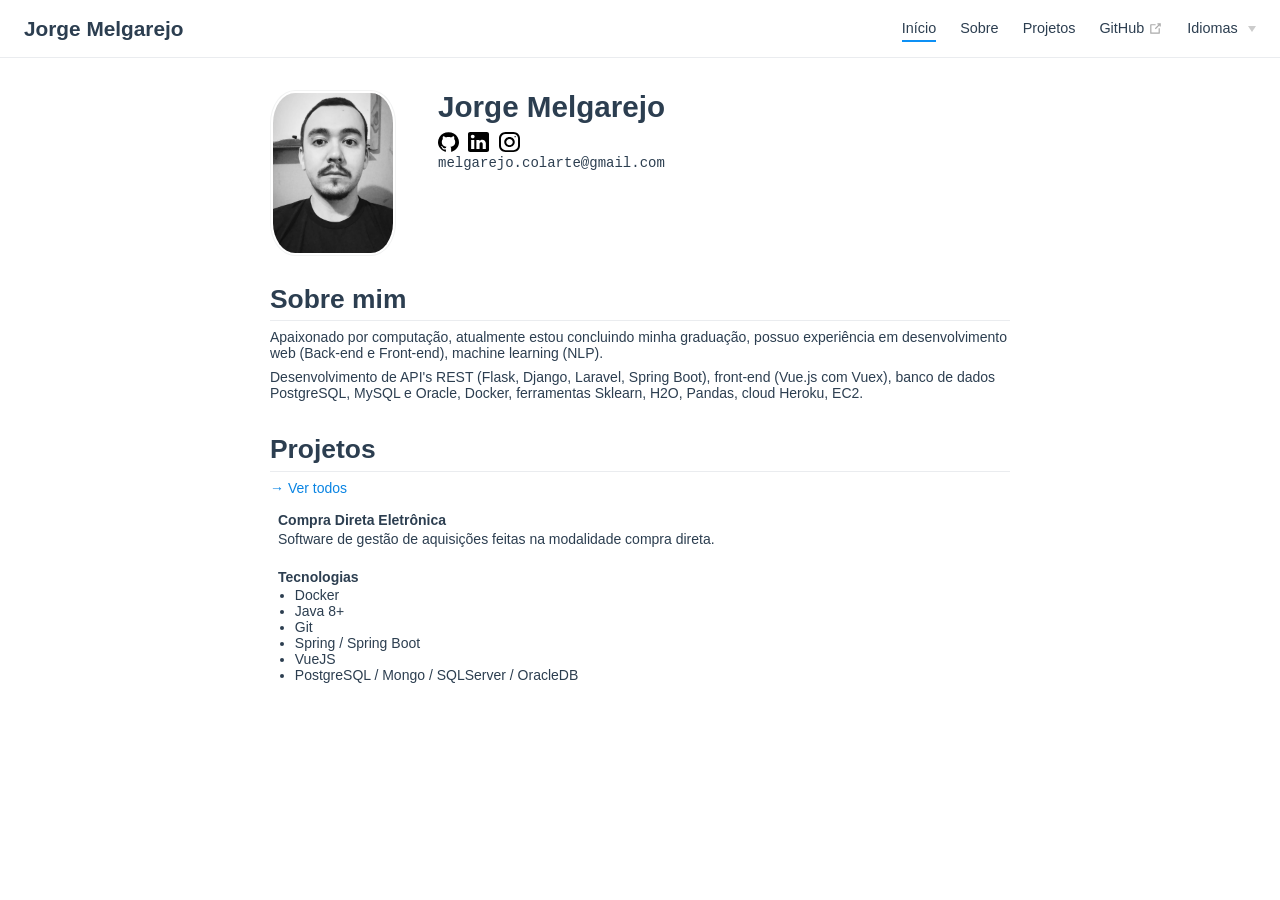
<file: index.html>
<!DOCTYPE html>
<html lang="pt-BR">
  <head>
    <meta charset="utf-8">
    <meta name="viewport" content="width=device-width,initial-scale=1">
    <title>Jorge Melgarejo</title>
    <meta name="generator" content="VuePress 1.5.3">
    <link rel="icon" href="/logo.png">
    <meta name="description" content="Jorge Melgarejo.">
    <link rel="preload" href="/assets/css/0.styles.075ae997.css" as="style"><link rel="preload" href="/assets/js/app.58afb373.js" as="script"><link rel="preload" href="/assets/js/2.7e8e1ad3.js" as="script"><link rel="preload" href="/assets/js/7.c3c6fe91.js" as="script"><link rel="preload" href="/assets/js/4.2cf23962.js" as="script"><link rel="preload" href="/assets/js/5.c24a2a27.js" as="script"><link rel="prefetch" href="/assets/js/10.869cb9f4.js"><link rel="prefetch" href="/assets/js/11.f53e8760.js"><link rel="prefetch" href="/assets/js/12.a0741270.js"><link rel="prefetch" href="/assets/js/13.92854e87.js"><link rel="prefetch" href="/assets/js/14.680e417f.js"><link rel="prefetch" href="/assets/js/15.71a6c7db.js"><link rel="prefetch" href="/assets/js/16.4f2561ae.js"><link rel="prefetch" href="/assets/js/17.2af41c4e.js"><link rel="prefetch" href="/assets/js/18.a30d5e78.js"><link rel="prefetch" href="/assets/js/3.47b4b839.js"><link rel="prefetch" href="/assets/js/6.7384911a.js"><link rel="prefetch" href="/assets/js/8.a2892003.js"><link rel="prefetch" href="/assets/js/9.1837a57f.js">
    <link rel="stylesheet" href="/assets/css/0.styles.075ae997.css">
  </head>
  <body>
    <div id="app" data-server-rendered="true"><div class="theme-container no-sidebar home-page"><header class="navbar"><div class="sidebar-button"><svg xmlns="http://www.w3.org/2000/svg" aria-hidden="true" role="img" viewBox="0 0 448 512" class="icon"><path fill="currentColor" d="M436 124H12c-6.627 0-12-5.373-12-12V80c0-6.627 5.373-12 12-12h424c6.627 0 12 5.373 12 12v32c0 6.627-5.373 12-12 12zm0 160H12c-6.627 0-12-5.373-12-12v-32c0-6.627 5.373-12 12-12h424c6.627 0 12 5.373 12 12v32c0 6.627-5.373 12-12 12zm0 160H12c-6.627 0-12-5.373-12-12v-32c0-6.627 5.373-12 12-12h424c6.627 0 12 5.373 12 12v32c0 6.627-5.373 12-12 12z"></path></svg></div> <a href="/" aria-current="page" class="home-link router-link-exact-active router-link-active"><!----> <span class="site-name">Jorge Melgarejo</span></a> <div class="links"><!----> <nav class="nav-links can-hide"><div class="nav-item"><a href="/" aria-current="page" class="nav-link router-link-exact-active router-link-active">
  Início
</a></div><div class="nav-item"><a href="/about/" class="nav-link">
  Sobre
</a></div><div class="nav-item"><a href="/projects/" class="nav-link">
  Projetos
</a></div><div class="nav-item"><a href="https://github.com/joorgelm" target="_blank" rel="noopener noreferrer" class="nav-link external">
  GitHub
  <svg xmlns="http://www.w3.org/2000/svg" aria-hidden="true" x="0px" y="0px" viewBox="0 0 100 100" width="15" height="15" class="icon outbound"><path fill="currentColor" d="M18.8,85.1h56l0,0c2.2,0,4-1.8,4-4v-32h-8v28h-48v-48h28v-8h-32l0,0c-2.2,0-4,1.8-4,4v56C14.8,83.3,16.6,85.1,18.8,85.1z"></path> <polygon fill="currentColor" points="45.7,48.7 51.3,54.3 77.2,28.5 77.2,37.2 85.2,37.2 85.2,14.9 62.8,14.9 62.8,22.9 71.5,22.9"></polygon></svg></a></div><div class="nav-item"><div class="dropdown-wrapper"><button type="button" aria-label="Select language" class="dropdown-title"><span class="title">Idiomas</span> <span class="arrow right"></span></button> <ul class="nav-dropdown" style="display:none;"><li class="dropdown-item"><!----> <a href="/" aria-current="page" class="nav-link router-link-exact-active router-link-active">
  pt-BR
</a></li><li class="dropdown-item"><!----> <a href="/en/" class="nav-link">
  en-US
</a></li></ul></div></div> <!----></nav></div></header> <div class="sidebar-mask"></div> <aside class="sidebar"><nav class="nav-links"><div class="nav-item"><a href="/" aria-current="page" class="nav-link router-link-exact-active router-link-active">
  Início
</a></div><div class="nav-item"><a href="/about/" class="nav-link">
  Sobre
</a></div><div class="nav-item"><a href="/projects/" class="nav-link">
  Projetos
</a></div><div class="nav-item"><a href="https://github.com/joorgelm" target="_blank" rel="noopener noreferrer" class="nav-link external">
  GitHub
  <svg xmlns="http://www.w3.org/2000/svg" aria-hidden="true" x="0px" y="0px" viewBox="0 0 100 100" width="15" height="15" class="icon outbound"><path fill="currentColor" d="M18.8,85.1h56l0,0c2.2,0,4-1.8,4-4v-32h-8v28h-48v-48h28v-8h-32l0,0c-2.2,0-4,1.8-4,4v56C14.8,83.3,16.6,85.1,18.8,85.1z"></path> <polygon fill="currentColor" points="45.7,48.7 51.3,54.3 77.2,28.5 77.2,37.2 85.2,37.2 85.2,14.9 62.8,14.9 62.8,22.9 71.5,22.9"></polygon></svg></a></div><div class="nav-item"><div class="dropdown-wrapper"><button type="button" aria-label="Select language" class="dropdown-title"><span class="title">Idiomas</span> <span class="arrow right"></span></button> <ul class="nav-dropdown" style="display:none;"><li class="dropdown-item"><!----> <a href="/" aria-current="page" class="nav-link router-link-exact-active router-link-active">
  pt-BR
</a></li><li class="dropdown-item"><!----> <a href="/en/" class="nav-link">
  en-US
</a></li></ul></div></div> <!----></nav>  <!----> </aside> <main class="page"> <div class="theme-default-content content__default"><div class="profile"><div class="image"><img src="/profile.jpg" alt></div> <div class="info"><div class="name">
      Jorge Melgarejo
    </div> <div class="bio"><p></p></div> <div class="socials"><div><a href="https://github.com/joorgelm" target="_blank"><img src="/icons/github.svg" alt="github" title="github"></a></div><div><a href="https://www.linkedin.com/in/jlmelgarejo/" target="_blank"><img src="/icons/linkedin-mono.svg" alt="linkedin" title="linkedin"></a></div><div><a href="https://www.instagram.com/joorgelm/" target="_blank"><img src="/icons/instagram-mono.svg" alt="instagram" title="instagram"></a></div></div> <div class="contact"><div title="Contact me" class="email">melgarejo.colarte@gmail.com</div></div> <!----></div></div> <h2 id="sobre-mim">Sobre mim</h2> <p>Apaixonado por computação, atualmente estou concluindo minha graduação, possuo experiência em desenvolvimento web (Back-end e Front-end), machine learning (NLP).</p> <p>Desenvolvimento de API's REST (Flask, Django, Laravel, Spring Boot), front-end (Vue.js com Vuex), banco de dados PostgreSQL, MySQL e Oracle, Docker, ferramentas Sklearn, H2O, Pandas, cloud Heroku, EC2.</p> <h2 id="projetos">Projetos</h2> <p><a href="/projects/">→ Ver todos</a></p> <div class="md-card"><!----> <div class="card-content"><p><strong>Compra Direta Eletrônica</strong><br></p><p>Software de gestão de aquisições feitas na modalidade compra direta.</p> <br><p></p> <p><strong>Tecnologias</strong></p> <ul><li>Docker</li> <li>Java 8+</li> <li>Git</li> <li>Spring / Spring Boot</li> <li>VueJS</li> <li>PostgreSQL / Mongo / SQLServer / OracleDB</li></ul></div></div></div> <footer class="page-edit"><!----> <!----></footer> <!----> </main></div><div class="global-ui"></div></div>
    <script src="/assets/js/app.58afb373.js" defer></script><script src="/assets/js/2.7e8e1ad3.js" defer></script><script src="/assets/js/7.c3c6fe91.js" defer></script><script src="/assets/js/4.2cf23962.js" defer></script><script src="/assets/js/5.c24a2a27.js" defer></script>
  </body>
</html>
</file>
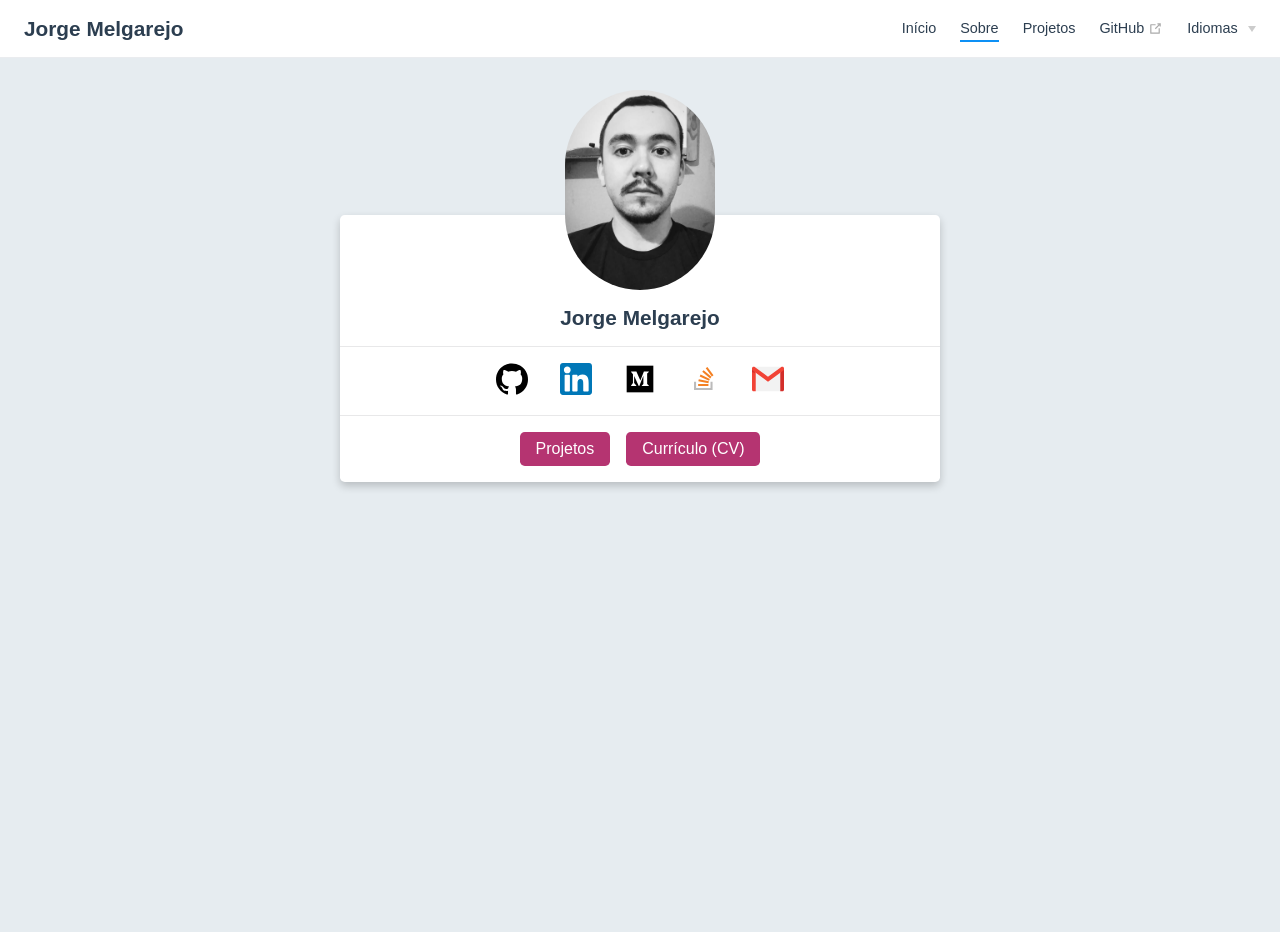
<file: about/index.html>
<!DOCTYPE html>
<html lang="pt-BR">
  <head>
    <meta charset="utf-8">
    <meta name="viewport" content="width=device-width,initial-scale=1">
    <title>Jorge Melgarejo</title>
    <meta name="generator" content="VuePress 1.5.3">
    <link rel="icon" href="/logo.png">
    <meta name="description" content="The biography and information about me.">
    <link rel="preload" href="/assets/css/0.styles.075ae997.css" as="style"><link rel="preload" href="/assets/js/app.58afb373.js" as="script"><link rel="preload" href="/assets/js/2.7e8e1ad3.js" as="script"><link rel="preload" href="/assets/js/8.a2892003.js" as="script"><link rel="preload" href="/assets/js/3.47b4b839.js" as="script"><link rel="prefetch" href="/assets/js/10.869cb9f4.js"><link rel="prefetch" href="/assets/js/11.f53e8760.js"><link rel="prefetch" href="/assets/js/12.a0741270.js"><link rel="prefetch" href="/assets/js/13.92854e87.js"><link rel="prefetch" href="/assets/js/14.680e417f.js"><link rel="prefetch" href="/assets/js/15.71a6c7db.js"><link rel="prefetch" href="/assets/js/16.4f2561ae.js"><link rel="prefetch" href="/assets/js/17.2af41c4e.js"><link rel="prefetch" href="/assets/js/18.a30d5e78.js"><link rel="prefetch" href="/assets/js/4.2cf23962.js"><link rel="prefetch" href="/assets/js/5.c24a2a27.js"><link rel="prefetch" href="/assets/js/6.7384911a.js"><link rel="prefetch" href="/assets/js/7.c3c6fe91.js"><link rel="prefetch" href="/assets/js/9.1837a57f.js">
    <link rel="stylesheet" href="/assets/css/0.styles.075ae997.css">
  </head>
  <body>
    <div id="app" data-server-rendered="true"><div class="theme-container no-sidebar about-page"><header class="navbar"><div class="sidebar-button"><svg xmlns="http://www.w3.org/2000/svg" aria-hidden="true" role="img" viewBox="0 0 448 512" class="icon"><path fill="currentColor" d="M436 124H12c-6.627 0-12-5.373-12-12V80c0-6.627 5.373-12 12-12h424c6.627 0 12 5.373 12 12v32c0 6.627-5.373 12-12 12zm0 160H12c-6.627 0-12-5.373-12-12v-32c0-6.627 5.373-12 12-12h424c6.627 0 12 5.373 12 12v32c0 6.627-5.373 12-12 12zm0 160H12c-6.627 0-12-5.373-12-12v-32c0-6.627 5.373-12 12-12h424c6.627 0 12 5.373 12 12v32c0 6.627-5.373 12-12 12z"></path></svg></div> <a href="/" class="home-link router-link-active"><!----> <span class="site-name">Jorge Melgarejo</span></a> <div class="links"><!----> <nav class="nav-links can-hide"><div class="nav-item"><a href="/" class="nav-link">
  Início
</a></div><div class="nav-item"><a href="/about/" aria-current="page" class="nav-link router-link-exact-active router-link-active">
  Sobre
</a></div><div class="nav-item"><a href="/projects/" class="nav-link">
  Projetos
</a></div><div class="nav-item"><a href="https://github.com/joorgelm" target="_blank" rel="noopener noreferrer" class="nav-link external">
  GitHub
  <svg xmlns="http://www.w3.org/2000/svg" aria-hidden="true" x="0px" y="0px" viewBox="0 0 100 100" width="15" height="15" class="icon outbound"><path fill="currentColor" d="M18.8,85.1h56l0,0c2.2,0,4-1.8,4-4v-32h-8v28h-48v-48h28v-8h-32l0,0c-2.2,0-4,1.8-4,4v56C14.8,83.3,16.6,85.1,18.8,85.1z"></path> <polygon fill="currentColor" points="45.7,48.7 51.3,54.3 77.2,28.5 77.2,37.2 85.2,37.2 85.2,14.9 62.8,14.9 62.8,22.9 71.5,22.9"></polygon></svg></a></div><div class="nav-item"><div class="dropdown-wrapper"><button type="button" aria-label="Select language" class="dropdown-title"><span class="title">Idiomas</span> <span class="arrow right"></span></button> <ul class="nav-dropdown" style="display:none;"><li class="dropdown-item"><!----> <a href="/about/" aria-current="page" class="nav-link router-link-exact-active router-link-active">
  pt-BR
</a></li><li class="dropdown-item"><!----> <a href="/en/about/" class="nav-link">
  en-US
</a></li></ul></div></div> <!----></nav></div></header> <div class="sidebar-mask"></div> <aside class="sidebar"><nav class="nav-links"><div class="nav-item"><a href="/" class="nav-link">
  Início
</a></div><div class="nav-item"><a href="/about/" aria-current="page" class="nav-link router-link-exact-active router-link-active">
  Sobre
</a></div><div class="nav-item"><a href="/projects/" class="nav-link">
  Projetos
</a></div><div class="nav-item"><a href="https://github.com/joorgelm" target="_blank" rel="noopener noreferrer" class="nav-link external">
  GitHub
  <svg xmlns="http://www.w3.org/2000/svg" aria-hidden="true" x="0px" y="0px" viewBox="0 0 100 100" width="15" height="15" class="icon outbound"><path fill="currentColor" d="M18.8,85.1h56l0,0c2.2,0,4-1.8,4-4v-32h-8v28h-48v-48h28v-8h-32l0,0c-2.2,0-4,1.8-4,4v56C14.8,83.3,16.6,85.1,18.8,85.1z"></path> <polygon fill="currentColor" points="45.7,48.7 51.3,54.3 77.2,28.5 77.2,37.2 85.2,37.2 85.2,14.9 62.8,14.9 62.8,22.9 71.5,22.9"></polygon></svg></a></div><div class="nav-item"><div class="dropdown-wrapper"><button type="button" aria-label="Select language" class="dropdown-title"><span class="title">Idiomas</span> <span class="arrow right"></span></button> <ul class="nav-dropdown" style="display:none;"><li class="dropdown-item"><!----> <a href="/about/" aria-current="page" class="nav-link router-link-exact-active router-link-active">
  pt-BR
</a></li><li class="dropdown-item"><!----> <a href="/en/about/" class="nav-link">
  en-US
</a></li></ul></div></div> <!----></nav>  <!----> </aside> <main class="page"> <div class="theme-default-content content__default"><div class="about-card"><div class="avatar"><img src="/profile.jpg" alt></div> <div class="card"><div class="bio"><div class="head"><span>
            Jorge Melgarejo
          </span></div> <div class="description"></div></div> <div class="socials"><div><a href="https://github.com/joorgelm" target="_blank"><img src="/icons/github.svg" alt="github" title="github"></a></div><div><a href="https://www.linkedin.com/in/jlmelgarejo/" target="_blank"><img src="/icons/linkedin.svg" alt="linkedin" title="linkedin"></a></div><div><a href="https://medium.com/@joorge.lm" target="_blank"><img src="/icons/medium.svg" alt="medium" title="medium"></a></div><div><a href="https://stackoverflow.com/users/10568513/jorge-lu%c3%ads-melgarejo" target="_blank"><img src="/icons/stack-overflow.svg" alt="stack-overflow" title="stack-overflow"></a></div><div><a href="mailto:melgarejo.colarte@gmail.com" target="_blank"><img src="/icons/email.svg" alt="email" title="email"></a></div></div> <div class="actions"><div><a href="/projects/" target="" class="button">
            Projetos
          </a></div><div><a href="https://docs.google.com/document/d/1QMhZx1_RBbOt_nZxnnzLnqAMsqKoYbw_XYFWry5RZ38/edit?usp=sharing" target="_blank" class="button">
            Currículo (CV)
          </a></div></div></div></div></div> <footer class="page-edit"><!----> <!----></footer> <!----> </main></div><div class="global-ui"></div></div>
    <script src="/assets/js/app.58afb373.js" defer></script><script src="/assets/js/2.7e8e1ad3.js" defer></script><script src="/assets/js/8.a2892003.js" defer></script><script src="/assets/js/3.47b4b839.js" defer></script>
  </body>
</html>
</file>
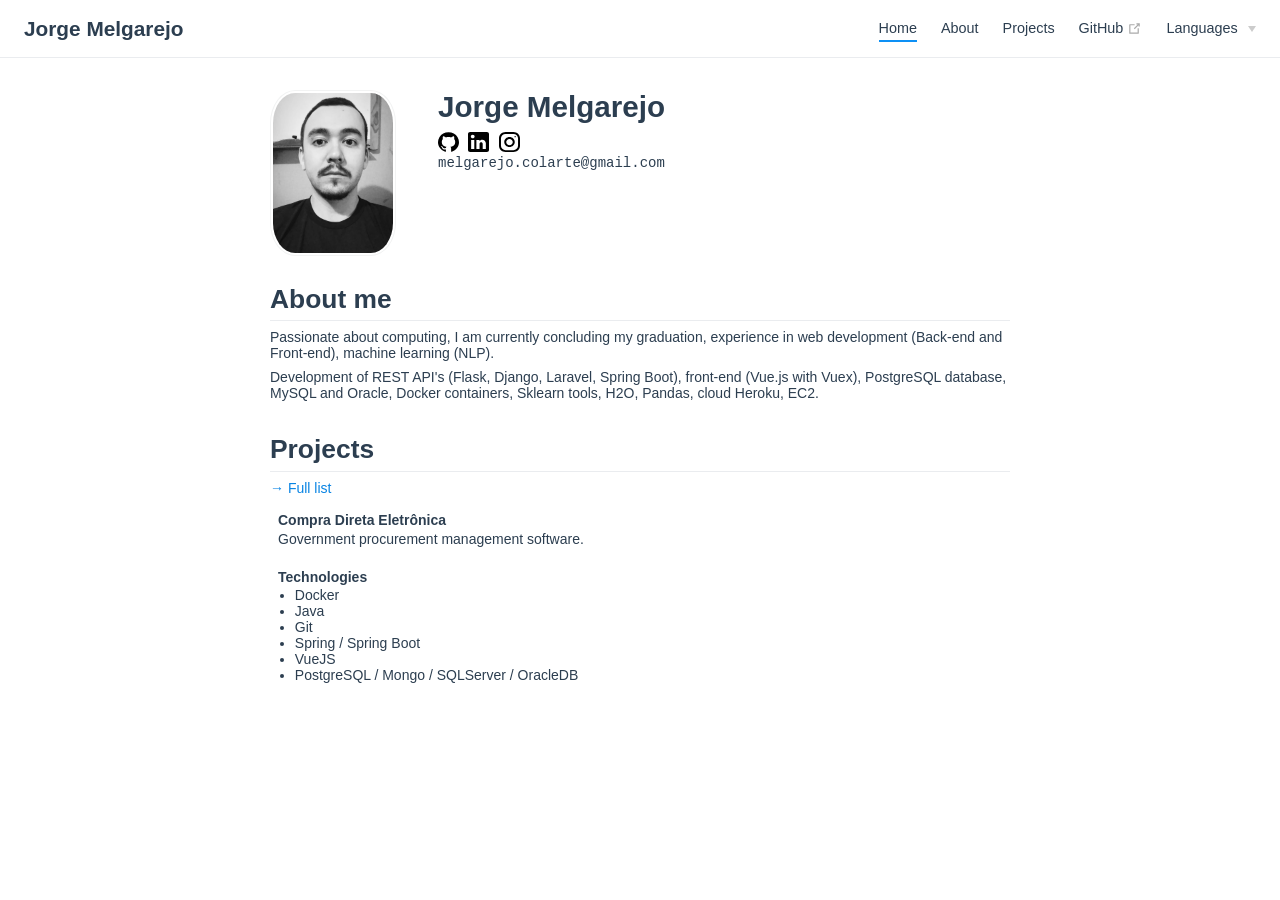
<file: en/index.html>
<!DOCTYPE html>
<html lang="en-US">
  <head>
    <meta charset="utf-8">
    <meta name="viewport" content="width=device-width,initial-scale=1">
    <title>Jorge Melgarejo</title>
    <meta name="generator" content="VuePress 1.5.3">
    <link rel="icon" href="/logo.png">
    <meta name="description" content="Jorge Melgarejo.">
    <link rel="preload" href="/assets/css/0.styles.075ae997.css" as="style"><link rel="preload" href="/assets/js/app.58afb373.js" as="script"><link rel="preload" href="/assets/js/2.7e8e1ad3.js" as="script"><link rel="preload" href="/assets/js/9.1837a57f.js" as="script"><link rel="preload" href="/assets/js/4.2cf23962.js" as="script"><link rel="preload" href="/assets/js/5.c24a2a27.js" as="script"><link rel="prefetch" href="/assets/js/10.869cb9f4.js"><link rel="prefetch" href="/assets/js/11.f53e8760.js"><link rel="prefetch" href="/assets/js/12.a0741270.js"><link rel="prefetch" href="/assets/js/13.92854e87.js"><link rel="prefetch" href="/assets/js/14.680e417f.js"><link rel="prefetch" href="/assets/js/15.71a6c7db.js"><link rel="prefetch" href="/assets/js/16.4f2561ae.js"><link rel="prefetch" href="/assets/js/17.2af41c4e.js"><link rel="prefetch" href="/assets/js/18.a30d5e78.js"><link rel="prefetch" href="/assets/js/3.47b4b839.js"><link rel="prefetch" href="/assets/js/6.7384911a.js"><link rel="prefetch" href="/assets/js/7.c3c6fe91.js"><link rel="prefetch" href="/assets/js/8.a2892003.js">
    <link rel="stylesheet" href="/assets/css/0.styles.075ae997.css">
  </head>
  <body>
    <div id="app" data-server-rendered="true"><div class="theme-container no-sidebar home-page"><header class="navbar"><div class="sidebar-button"><svg xmlns="http://www.w3.org/2000/svg" aria-hidden="true" role="img" viewBox="0 0 448 512" class="icon"><path fill="currentColor" d="M436 124H12c-6.627 0-12-5.373-12-12V80c0-6.627 5.373-12 12-12h424c6.627 0 12 5.373 12 12v32c0 6.627-5.373 12-12 12zm0 160H12c-6.627 0-12-5.373-12-12v-32c0-6.627 5.373-12 12-12h424c6.627 0 12 5.373 12 12v32c0 6.627-5.373 12-12 12zm0 160H12c-6.627 0-12-5.373-12-12v-32c0-6.627 5.373-12 12-12h424c6.627 0 12 5.373 12 12v32c0 6.627-5.373 12-12 12z"></path></svg></div> <a href="/en/" aria-current="page" class="home-link router-link-exact-active router-link-active"><!----> <span class="site-name">Jorge Melgarejo</span></a> <div class="links"><!----> <nav class="nav-links can-hide"><div class="nav-item"><a href="/en/" aria-current="page" class="nav-link router-link-exact-active router-link-active">
  Home
</a></div><div class="nav-item"><a href="/en/about/" class="nav-link">
  About
</a></div><div class="nav-item"><a href="/en/projects/" class="nav-link">
  Projects
</a></div><div class="nav-item"><a href="https://github.com/joorgelm" target="_blank" rel="noopener noreferrer" class="nav-link external">
  GitHub
  <svg xmlns="http://www.w3.org/2000/svg" aria-hidden="true" x="0px" y="0px" viewBox="0 0 100 100" width="15" height="15" class="icon outbound"><path fill="currentColor" d="M18.8,85.1h56l0,0c2.2,0,4-1.8,4-4v-32h-8v28h-48v-48h28v-8h-32l0,0c-2.2,0-4,1.8-4,4v56C14.8,83.3,16.6,85.1,18.8,85.1z"></path> <polygon fill="currentColor" points="45.7,48.7 51.3,54.3 77.2,28.5 77.2,37.2 85.2,37.2 85.2,14.9 62.8,14.9 62.8,22.9 71.5,22.9"></polygon></svg></a></div><div class="nav-item"><div class="dropdown-wrapper"><button type="button" aria-label="Select language" class="dropdown-title"><span class="title">Languages</span> <span class="arrow right"></span></button> <ul class="nav-dropdown" style="display:none;"><li class="dropdown-item"><!----> <a href="/" class="nav-link">
  pt-BR
</a></li><li class="dropdown-item"><!----> <a href="/en/" aria-current="page" class="nav-link router-link-exact-active router-link-active">
  en-US
</a></li></ul></div></div> <!----></nav></div></header> <div class="sidebar-mask"></div> <aside class="sidebar"><nav class="nav-links"><div class="nav-item"><a href="/en/" aria-current="page" class="nav-link router-link-exact-active router-link-active">
  Home
</a></div><div class="nav-item"><a href="/en/about/" class="nav-link">
  About
</a></div><div class="nav-item"><a href="/en/projects/" class="nav-link">
  Projects
</a></div><div class="nav-item"><a href="https://github.com/joorgelm" target="_blank" rel="noopener noreferrer" class="nav-link external">
  GitHub
  <svg xmlns="http://www.w3.org/2000/svg" aria-hidden="true" x="0px" y="0px" viewBox="0 0 100 100" width="15" height="15" class="icon outbound"><path fill="currentColor" d="M18.8,85.1h56l0,0c2.2,0,4-1.8,4-4v-32h-8v28h-48v-48h28v-8h-32l0,0c-2.2,0-4,1.8-4,4v56C14.8,83.3,16.6,85.1,18.8,85.1z"></path> <polygon fill="currentColor" points="45.7,48.7 51.3,54.3 77.2,28.5 77.2,37.2 85.2,37.2 85.2,14.9 62.8,14.9 62.8,22.9 71.5,22.9"></polygon></svg></a></div><div class="nav-item"><div class="dropdown-wrapper"><button type="button" aria-label="Select language" class="dropdown-title"><span class="title">Languages</span> <span class="arrow right"></span></button> <ul class="nav-dropdown" style="display:none;"><li class="dropdown-item"><!----> <a href="/" class="nav-link">
  pt-BR
</a></li><li class="dropdown-item"><!----> <a href="/en/" aria-current="page" class="nav-link router-link-exact-active router-link-active">
  en-US
</a></li></ul></div></div> <!----></nav>  <!----> </aside> <main class="page"> <div class="theme-default-content content__default"><div class="profile"><div class="image"><img src="/profile.jpg" alt></div> <div class="info"><div class="name">
      Jorge Melgarejo
    </div> <div class="bio"><p></p></div> <div class="socials"><div><a href="https://github.com/joorgelm" target="_blank"><img src="/icons/github.svg" alt="github" title="github"></a></div><div><a href="https://www.linkedin.com/in/jlmelgarejo/" target="_blank"><img src="/icons/linkedin-mono.svg" alt="linkedin" title="linkedin"></a></div><div><a href="https://www.instagram.com/joorgelm/" target="_blank"><img src="/icons/instagram-mono.svg" alt="instagram" title="instagram"></a></div></div> <div class="contact"><div title="Contact me" class="email">melgarejo.colarte@gmail.com</div></div> <!----></div></div> <h2 id="about-me">About me</h2> <p>Passionate about computing, I am currently concluding my graduation, experience in web development (Back-end and Front-end), machine learning (NLP).</p> <p>Development of REST API's (Flask, Django, Laravel, Spring Boot), front-end (Vue.js with Vuex), PostgreSQL database, MySQL and Oracle, Docker containers, Sklearn tools, H2O, Pandas, cloud Heroku, EC2.</p> <h2 id="projects">Projects</h2> <p><a href="/projects/">→ Full list</a></p> <div class="md-card"><!----> <div class="card-content"><p><strong>Compra Direta Eletrônica</strong><br></p><p>Government procurement management software.</p> <br><p></p> <p><strong>Technologies</strong></p> <ul><li>Docker</li> <li>Java</li> <li>Git</li> <li>Spring / Spring Boot</li> <li>VueJS</li> <li>PostgreSQL / Mongo / SQLServer / OracleDB</li></ul></div></div></div> <footer class="page-edit"><!----> <!----></footer> <!----> </main></div><div class="global-ui"></div></div>
    <script src="/assets/js/app.58afb373.js" defer></script><script src="/assets/js/2.7e8e1ad3.js" defer></script><script src="/assets/js/9.1837a57f.js" defer></script><script src="/assets/js/4.2cf23962.js" defer></script><script src="/assets/js/5.c24a2a27.js" defer></script>
  </body>
</html>
</file>
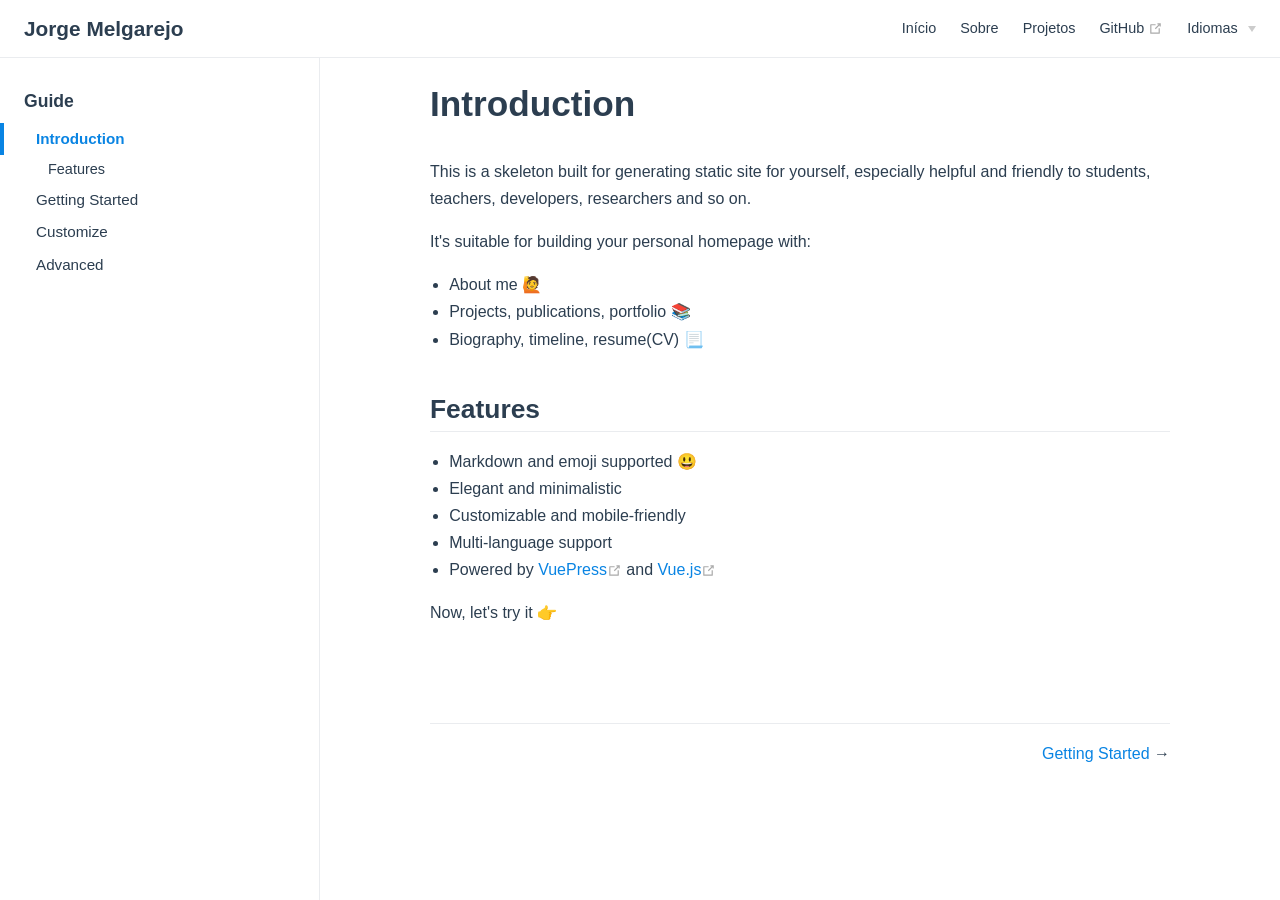
<file: guide/index.html>
<!DOCTYPE html>
<html lang="pt-BR">
  <head>
    <meta charset="utf-8">
    <meta name="viewport" content="width=device-width,initial-scale=1">
    <title>Introduction | Jorge Melgarejo</title>
    <meta name="generator" content="VuePress 1.5.3">
    <link rel="icon" href="/logo.png">
    <meta name="description" content="Jorge Melgarejo.">
    <link rel="preload" href="/assets/css/0.styles.075ae997.css" as="style"><link rel="preload" href="/assets/js/app.58afb373.js" as="script"><link rel="preload" href="/assets/js/2.7e8e1ad3.js" as="script"><link rel="preload" href="/assets/js/15.71a6c7db.js" as="script"><link rel="prefetch" href="/assets/js/10.869cb9f4.js"><link rel="prefetch" href="/assets/js/11.f53e8760.js"><link rel="prefetch" href="/assets/js/12.a0741270.js"><link rel="prefetch" href="/assets/js/13.92854e87.js"><link rel="prefetch" href="/assets/js/14.680e417f.js"><link rel="prefetch" href="/assets/js/16.4f2561ae.js"><link rel="prefetch" href="/assets/js/17.2af41c4e.js"><link rel="prefetch" href="/assets/js/18.a30d5e78.js"><link rel="prefetch" href="/assets/js/3.47b4b839.js"><link rel="prefetch" href="/assets/js/4.2cf23962.js"><link rel="prefetch" href="/assets/js/5.c24a2a27.js"><link rel="prefetch" href="/assets/js/6.7384911a.js"><link rel="prefetch" href="/assets/js/7.c3c6fe91.js"><link rel="prefetch" href="/assets/js/8.a2892003.js"><link rel="prefetch" href="/assets/js/9.1837a57f.js">
    <link rel="stylesheet" href="/assets/css/0.styles.075ae997.css">
  </head>
  <body>
    <div id="app" data-server-rendered="true"><div class="theme-container"><header class="navbar"><div class="sidebar-button"><svg xmlns="http://www.w3.org/2000/svg" aria-hidden="true" role="img" viewBox="0 0 448 512" class="icon"><path fill="currentColor" d="M436 124H12c-6.627 0-12-5.373-12-12V80c0-6.627 5.373-12 12-12h424c6.627 0 12 5.373 12 12v32c0 6.627-5.373 12-12 12zm0 160H12c-6.627 0-12-5.373-12-12v-32c0-6.627 5.373-12 12-12h424c6.627 0 12 5.373 12 12v32c0 6.627-5.373 12-12 12zm0 160H12c-6.627 0-12-5.373-12-12v-32c0-6.627 5.373-12 12-12h424c6.627 0 12 5.373 12 12v32c0 6.627-5.373 12-12 12z"></path></svg></div> <a href="/" class="home-link router-link-active"><!----> <span class="site-name">Jorge Melgarejo</span></a> <div class="links"><!----> <nav class="nav-links can-hide"><div class="nav-item"><a href="/" class="nav-link">
  Início
</a></div><div class="nav-item"><a href="/about/" class="nav-link">
  Sobre
</a></div><div class="nav-item"><a href="/projects/" class="nav-link">
  Projetos
</a></div><div class="nav-item"><a href="https://github.com/joorgelm" target="_blank" rel="noopener noreferrer" class="nav-link external">
  GitHub
  <svg xmlns="http://www.w3.org/2000/svg" aria-hidden="true" x="0px" y="0px" viewBox="0 0 100 100" width="15" height="15" class="icon outbound"><path fill="currentColor" d="M18.8,85.1h56l0,0c2.2,0,4-1.8,4-4v-32h-8v28h-48v-48h28v-8h-32l0,0c-2.2,0-4,1.8-4,4v56C14.8,83.3,16.6,85.1,18.8,85.1z"></path> <polygon fill="currentColor" points="45.7,48.7 51.3,54.3 77.2,28.5 77.2,37.2 85.2,37.2 85.2,14.9 62.8,14.9 62.8,22.9 71.5,22.9"></polygon></svg></a></div><div class="nav-item"><div class="dropdown-wrapper"><button type="button" aria-label="Select language" class="dropdown-title"><span class="title">Idiomas</span> <span class="arrow right"></span></button> <ul class="nav-dropdown" style="display:none;"><li class="dropdown-item"><!----> <a href="/guide/" aria-current="page" class="nav-link router-link-exact-active router-link-active">
  pt-BR
</a></li><li class="dropdown-item"><!----> <a href="/en/" class="nav-link">
  en-US
</a></li></ul></div></div> <!----></nav></div></header> <div class="sidebar-mask"></div> <aside class="sidebar"><nav class="nav-links"><div class="nav-item"><a href="/" class="nav-link">
  Início
</a></div><div class="nav-item"><a href="/about/" class="nav-link">
  Sobre
</a></div><div class="nav-item"><a href="/projects/" class="nav-link">
  Projetos
</a></div><div class="nav-item"><a href="https://github.com/joorgelm" target="_blank" rel="noopener noreferrer" class="nav-link external">
  GitHub
  <svg xmlns="http://www.w3.org/2000/svg" aria-hidden="true" x="0px" y="0px" viewBox="0 0 100 100" width="15" height="15" class="icon outbound"><path fill="currentColor" d="M18.8,85.1h56l0,0c2.2,0,4-1.8,4-4v-32h-8v28h-48v-48h28v-8h-32l0,0c-2.2,0-4,1.8-4,4v56C14.8,83.3,16.6,85.1,18.8,85.1z"></path> <polygon fill="currentColor" points="45.7,48.7 51.3,54.3 77.2,28.5 77.2,37.2 85.2,37.2 85.2,14.9 62.8,14.9 62.8,22.9 71.5,22.9"></polygon></svg></a></div><div class="nav-item"><div class="dropdown-wrapper"><button type="button" aria-label="Select language" class="dropdown-title"><span class="title">Idiomas</span> <span class="arrow right"></span></button> <ul class="nav-dropdown" style="display:none;"><li class="dropdown-item"><!----> <a href="/guide/" aria-current="page" class="nav-link router-link-exact-active router-link-active">
  pt-BR
</a></li><li class="dropdown-item"><!----> <a href="/en/" class="nav-link">
  en-US
</a></li></ul></div></div> <!----></nav>  <ul class="sidebar-links"><li><section class="sidebar-group depth-0"><p class="sidebar-heading open"><span>Guide</span> <!----></p> <ul class="sidebar-links sidebar-group-items"><li><a href="/guide/" aria-current="page" class="active sidebar-link">Introduction</a><ul class="sidebar-sub-headers"><li class="sidebar-sub-header"><a href="/guide/#features" class="sidebar-link">Features</a></li></ul></li><li><a href="/guide/getting-started.html" class="sidebar-link">Getting Started</a></li><li><a href="/guide/customize.html" class="sidebar-link">Customize</a></li><li><a href="/guide/advanced.html" class="sidebar-link">Advanced</a></li></ul></section></li></ul> </aside> <main class="page"> <div class="theme-default-content content__default"><h1 id="introduction">Introduction</h1> <p>This is a skeleton built for generating static site for yourself, especially helpful and friendly to students, teachers, developers, researchers and so on.</p> <p>It's suitable for building your personal homepage with:</p> <ul><li>About me 🙋</li> <li>Projects, publications, portfolio 📚</li> <li>Biography, timeline, resume(CV) 📃</li></ul> <h2 id="features">Features</h2> <ul><li>Markdown and emoji supported 😃</li> <li>Elegant and minimalistic</li> <li>Customizable and mobile-friendly</li> <li>Multi-language support</li> <li>Powered by <a href="https://vuepress.vuejs.org/" target="_blank" rel="noopener noreferrer">VuePress<svg xmlns="http://www.w3.org/2000/svg" aria-hidden="true" x="0px" y="0px" viewBox="0 0 100 100" width="15" height="15" class="icon outbound"><path fill="currentColor" d="M18.8,85.1h56l0,0c2.2,0,4-1.8,4-4v-32h-8v28h-48v-48h28v-8h-32l0,0c-2.2,0-4,1.8-4,4v56C14.8,83.3,16.6,85.1,18.8,85.1z"></path> <polygon fill="currentColor" points="45.7,48.7 51.3,54.3 77.2,28.5 77.2,37.2 85.2,37.2 85.2,14.9 62.8,14.9 62.8,22.9 71.5,22.9"></polygon></svg></a> and <a href="https://vuejs.org/" target="_blank" rel="noopener noreferrer">Vue.js<svg xmlns="http://www.w3.org/2000/svg" aria-hidden="true" x="0px" y="0px" viewBox="0 0 100 100" width="15" height="15" class="icon outbound"><path fill="currentColor" d="M18.8,85.1h56l0,0c2.2,0,4-1.8,4-4v-32h-8v28h-48v-48h28v-8h-32l0,0c-2.2,0-4,1.8-4,4v56C14.8,83.3,16.6,85.1,18.8,85.1z"></path> <polygon fill="currentColor" points="45.7,48.7 51.3,54.3 77.2,28.5 77.2,37.2 85.2,37.2 85.2,14.9 62.8,14.9 62.8,22.9 71.5,22.9"></polygon></svg></a></li></ul> <p>Now, let's try it 👉</p></div> <footer class="page-edit"><!----> <!----></footer> <div class="page-nav"><p class="inner"><!----> <span class="next"><a href="/guide/getting-started.html">
        Getting Started
      </a>
      →
    </span></p></div> </main></div><div class="global-ui"></div></div>
    <script src="/assets/js/app.58afb373.js" defer></script><script src="/assets/js/2.7e8e1ad3.js" defer></script><script src="/assets/js/15.71a6c7db.js" defer></script>
  </body>
</html>
</file>
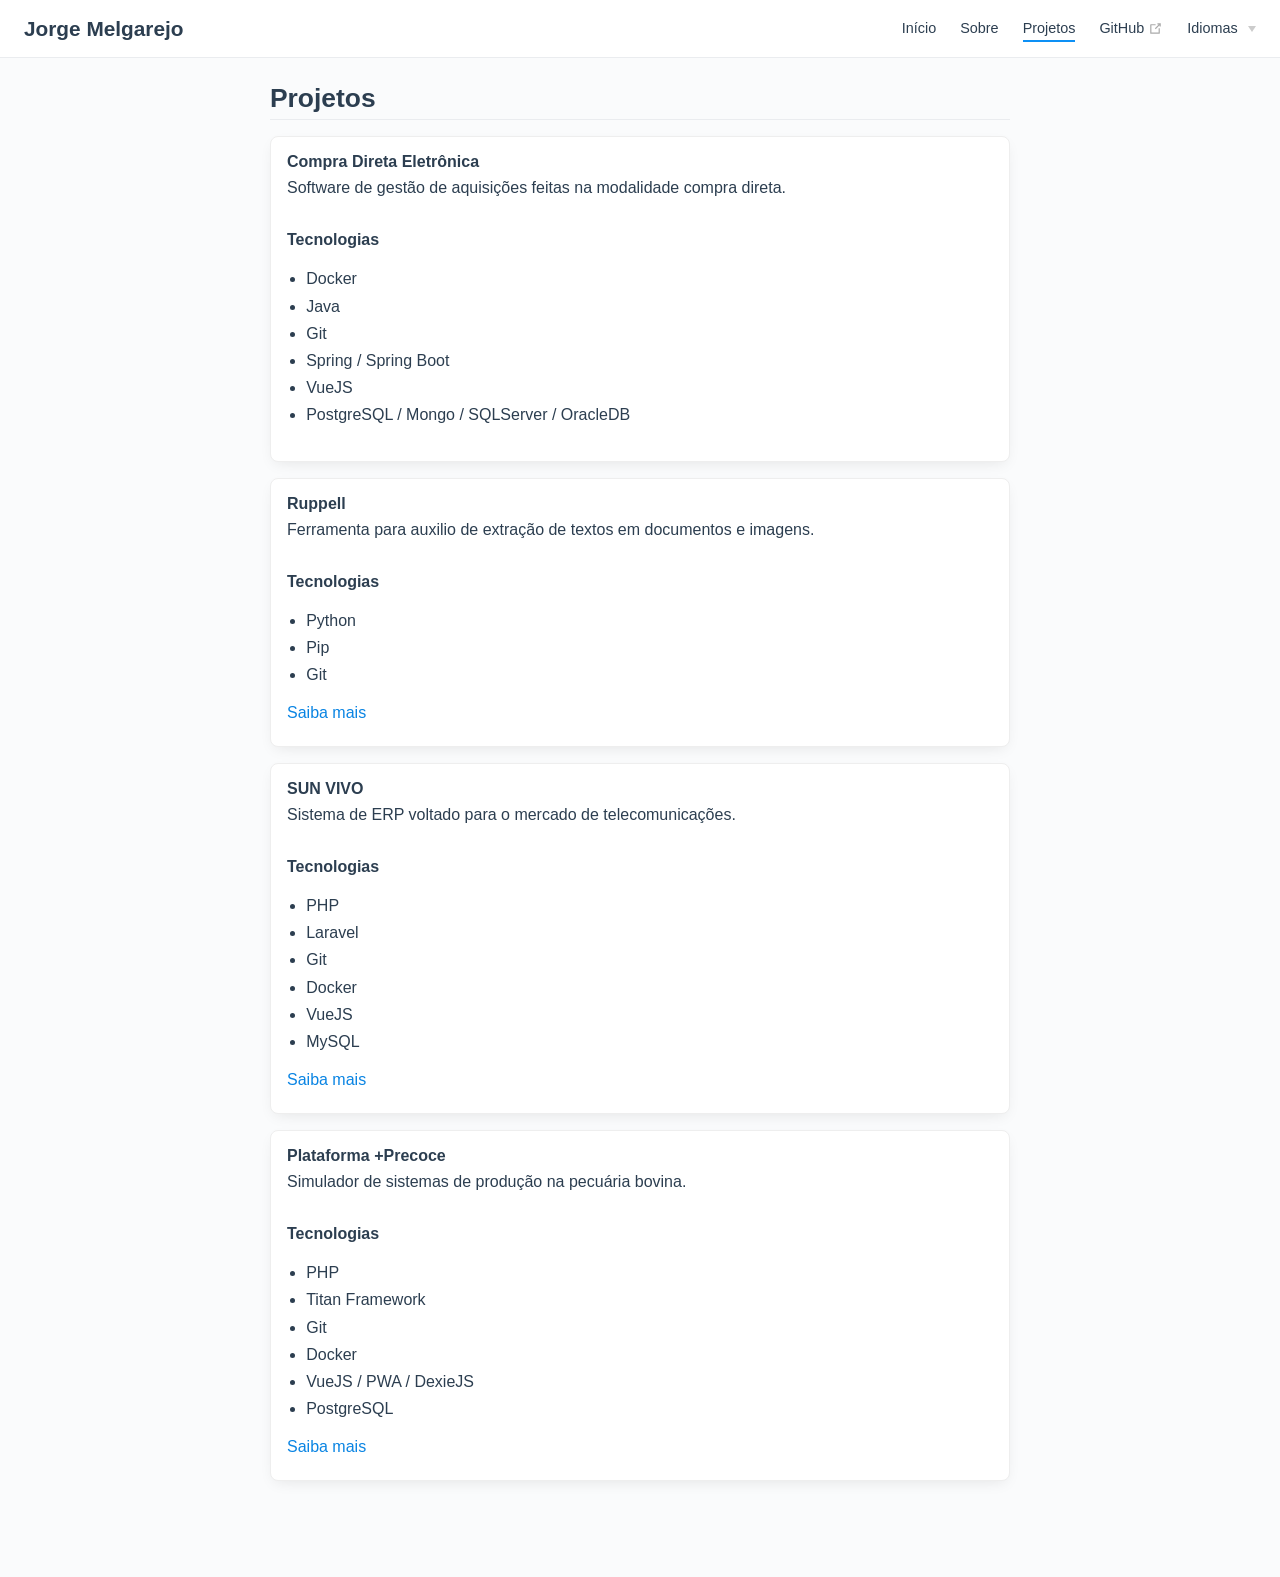
<file: projects/index.html>
<!DOCTYPE html>
<html lang="pt-BR">
  <head>
    <meta charset="utf-8">
    <meta name="viewport" content="width=device-width,initial-scale=1">
    <title>Projetos | Jorge Melgarejo</title>
    <meta name="generator" content="VuePress 1.5.3">
    <link rel="icon" href="/logo.png">
    <meta name="description" content="Jorge Melgarejo.">
    <link rel="preload" href="/assets/css/0.styles.075ae997.css" as="style"><link rel="preload" href="/assets/js/app.58afb373.js" as="script"><link rel="preload" href="/assets/js/2.7e8e1ad3.js" as="script"><link rel="preload" href="/assets/js/12.a0741270.js" as="script"><link rel="preload" href="/assets/js/5.c24a2a27.js" as="script"><link rel="prefetch" href="/assets/js/10.869cb9f4.js"><link rel="prefetch" href="/assets/js/11.f53e8760.js"><link rel="prefetch" href="/assets/js/13.92854e87.js"><link rel="prefetch" href="/assets/js/14.680e417f.js"><link rel="prefetch" href="/assets/js/15.71a6c7db.js"><link rel="prefetch" href="/assets/js/16.4f2561ae.js"><link rel="prefetch" href="/assets/js/17.2af41c4e.js"><link rel="prefetch" href="/assets/js/18.a30d5e78.js"><link rel="prefetch" href="/assets/js/3.47b4b839.js"><link rel="prefetch" href="/assets/js/4.2cf23962.js"><link rel="prefetch" href="/assets/js/6.7384911a.js"><link rel="prefetch" href="/assets/js/7.c3c6fe91.js"><link rel="prefetch" href="/assets/js/8.a2892003.js"><link rel="prefetch" href="/assets/js/9.1837a57f.js">
    <link rel="stylesheet" href="/assets/css/0.styles.075ae997.css">
  </head>
  <body>
    <div id="app" data-server-rendered="true"><div class="theme-container no-sidebar projects-page"><header class="navbar"><div class="sidebar-button"><svg xmlns="http://www.w3.org/2000/svg" aria-hidden="true" role="img" viewBox="0 0 448 512" class="icon"><path fill="currentColor" d="M436 124H12c-6.627 0-12-5.373-12-12V80c0-6.627 5.373-12 12-12h424c6.627 0 12 5.373 12 12v32c0 6.627-5.373 12-12 12zm0 160H12c-6.627 0-12-5.373-12-12v-32c0-6.627 5.373-12 12-12h424c6.627 0 12 5.373 12 12v32c0 6.627-5.373 12-12 12zm0 160H12c-6.627 0-12-5.373-12-12v-32c0-6.627 5.373-12 12-12h424c6.627 0 12 5.373 12 12v32c0 6.627-5.373 12-12 12z"></path></svg></div> <a href="/" class="home-link router-link-active"><!----> <span class="site-name">Jorge Melgarejo</span></a> <div class="links"><!----> <nav class="nav-links can-hide"><div class="nav-item"><a href="/" class="nav-link">
  Início
</a></div><div class="nav-item"><a href="/about/" class="nav-link">
  Sobre
</a></div><div class="nav-item"><a href="/projects/" aria-current="page" class="nav-link router-link-exact-active router-link-active">
  Projetos
</a></div><div class="nav-item"><a href="https://github.com/joorgelm" target="_blank" rel="noopener noreferrer" class="nav-link external">
  GitHub
  <svg xmlns="http://www.w3.org/2000/svg" aria-hidden="true" x="0px" y="0px" viewBox="0 0 100 100" width="15" height="15" class="icon outbound"><path fill="currentColor" d="M18.8,85.1h56l0,0c2.2,0,4-1.8,4-4v-32h-8v28h-48v-48h28v-8h-32l0,0c-2.2,0-4,1.8-4,4v56C14.8,83.3,16.6,85.1,18.8,85.1z"></path> <polygon fill="currentColor" points="45.7,48.7 51.3,54.3 77.2,28.5 77.2,37.2 85.2,37.2 85.2,14.9 62.8,14.9 62.8,22.9 71.5,22.9"></polygon></svg></a></div><div class="nav-item"><div class="dropdown-wrapper"><button type="button" aria-label="Select language" class="dropdown-title"><span class="title">Idiomas</span> <span class="arrow right"></span></button> <ul class="nav-dropdown" style="display:none;"><li class="dropdown-item"><!----> <a href="/projects/" aria-current="page" class="nav-link router-link-exact-active router-link-active">
  pt-BR
</a></li><li class="dropdown-item"><!----> <a href="/en/projects/" class="nav-link">
  en-US
</a></li></ul></div></div> <!----></nav></div></header> <div class="sidebar-mask"></div> <aside class="sidebar"><nav class="nav-links"><div class="nav-item"><a href="/" class="nav-link">
  Início
</a></div><div class="nav-item"><a href="/about/" class="nav-link">
  Sobre
</a></div><div class="nav-item"><a href="/projects/" aria-current="page" class="nav-link router-link-exact-active router-link-active">
  Projetos
</a></div><div class="nav-item"><a href="https://github.com/joorgelm" target="_blank" rel="noopener noreferrer" class="nav-link external">
  GitHub
  <svg xmlns="http://www.w3.org/2000/svg" aria-hidden="true" x="0px" y="0px" viewBox="0 0 100 100" width="15" height="15" class="icon outbound"><path fill="currentColor" d="M18.8,85.1h56l0,0c2.2,0,4-1.8,4-4v-32h-8v28h-48v-48h28v-8h-32l0,0c-2.2,0-4,1.8-4,4v56C14.8,83.3,16.6,85.1,18.8,85.1z"></path> <polygon fill="currentColor" points="45.7,48.7 51.3,54.3 77.2,28.5 77.2,37.2 85.2,37.2 85.2,14.9 62.8,14.9 62.8,22.9 71.5,22.9"></polygon></svg></a></div><div class="nav-item"><div class="dropdown-wrapper"><button type="button" aria-label="Select language" class="dropdown-title"><span class="title">Idiomas</span> <span class="arrow right"></span></button> <ul class="nav-dropdown" style="display:none;"><li class="dropdown-item"><!----> <a href="/projects/" aria-current="page" class="nav-link router-link-exact-active router-link-active">
  pt-BR
</a></li><li class="dropdown-item"><!----> <a href="/en/projects/" class="nav-link">
  en-US
</a></li></ul></div></div> <!----></nav>  <!----> </aside> <main class="page"> <div class="theme-default-content content__default"><h2 id="projetos">Projetos</h2> <div class="md-card show-border"><!----> <div class="card-content"><p><strong>Compra Direta Eletrônica</strong><br></p><p>Software de gestão de aquisições feitas na modalidade compra direta.</p> <br><p></p> <p><strong>Tecnologias</strong></p> <ul><li>Docker</li> <li>Java</li> <li>Git</li> <li>Spring / Spring Boot</li> <li>VueJS</li> <li>PostgreSQL / Mongo / SQLServer / OracleDB</li></ul></div></div> <div class="md-card show-border"><!----> <div class="card-content"><p><strong>Ruppell</strong><br></p><p>Ferramenta para auxilio de extração de textos em documentos e imagens.</p> <br><p></p> <p><strong>Tecnologias</strong></p> <ul><li>Python</li> <li>Pip</li> <li>Git</li></ul> <p><a href="https://github.com/joorgelm/ruppell" target="_blank">Saiba mais</a></p></div></div> <div class="md-card show-border"><!----> <div class="card-content"><p><strong>SUN VIVO</strong><br></p><p>Sistema de ERP voltado para o mercado de telecomunicações.</p> <br><p></p> <p><strong>Tecnologias</strong></p> <ul><li>PHP</li> <li>Laravel</li> <li>Git</li> <li>Docker</li> <li>VueJS</li> <li>MySQL</li></ul> <p><a href="https://before.atlassian.net/wiki/spaces/SV/overview" target="_blank">Saiba mais</a></p></div></div> <div class="md-card show-border"><!----> <div class="card-content"><p><strong>Plataforma +Precoce</strong><br></p><p>Simulador de sistemas de produção na pecuária bovina.</p> <br><p></p> <p><strong>Tecnologias</strong></p> <ul><li>PHP</li> <li>Titan Framework</li> <li>Git</li> <li>Docker</li> <li>VueJS / PWA / DexieJS</li> <li>PostgreSQL</li></ul> <p><a href="https://www.embrapa.br/busca-de-projetos/-/projeto/207436/plataforma-precoce-sistemas-melhorados-para-a-producao-do-novilho-precoce" target="_blank">Saiba mais</a></p></div></div></div> <footer class="page-edit"><!----> <!----></footer> <!----> </main></div><div class="global-ui"></div></div>
    <script src="/assets/js/app.58afb373.js" defer></script><script src="/assets/js/2.7e8e1ad3.js" defer></script><script src="/assets/js/12.a0741270.js" defer></script><script src="/assets/js/5.c24a2a27.js" defer></script>
  </body>
</html>
</file>
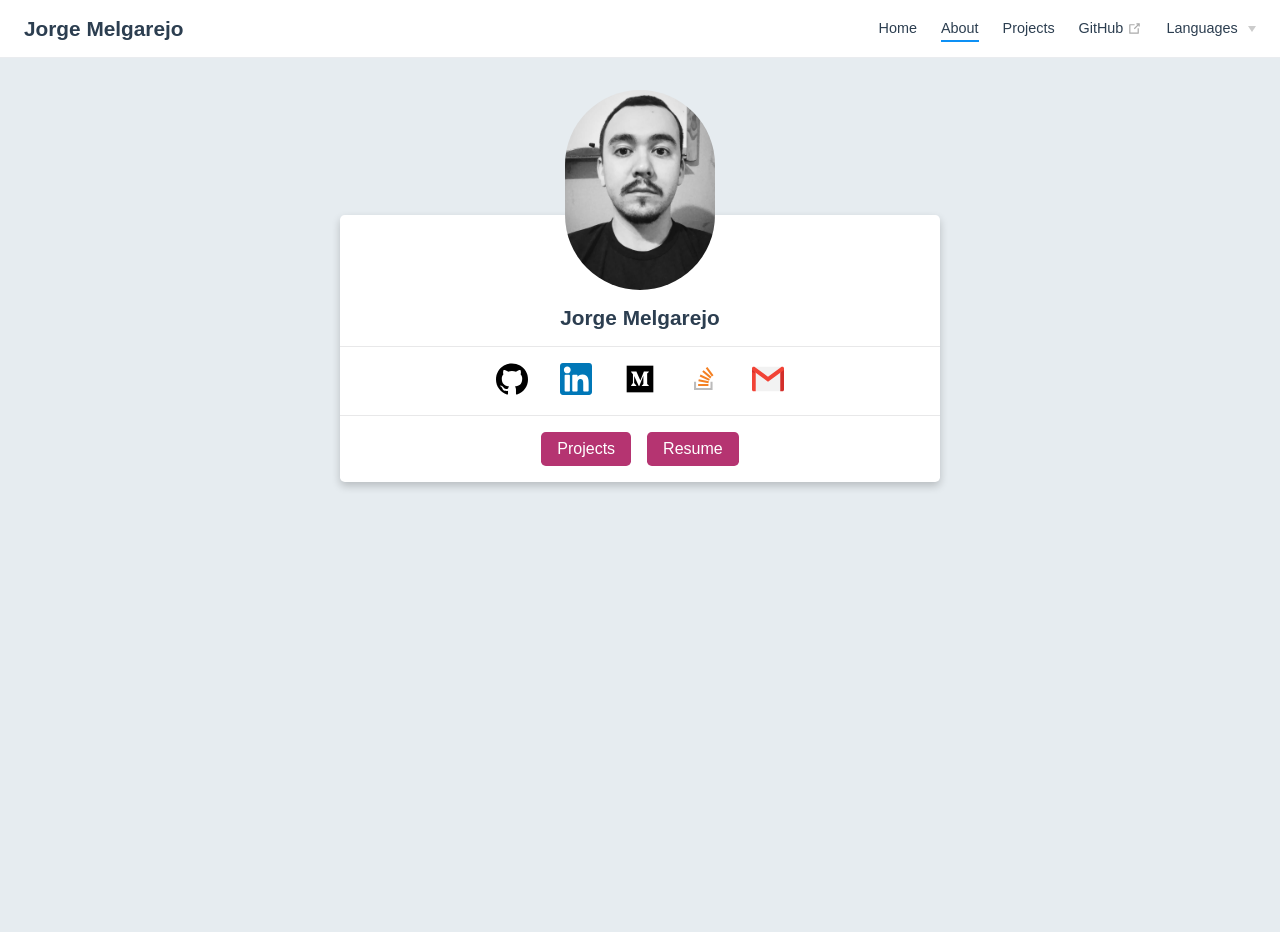
<file: en/about/index.html>
<!DOCTYPE html>
<html lang="en-US">
  <head>
    <meta charset="utf-8">
    <meta name="viewport" content="width=device-width,initial-scale=1">
    <title>Jorge Melgarejo</title>
    <meta name="generator" content="VuePress 1.5.3">
    <link rel="icon" href="/logo.png">
    <meta name="description" content="The biography and information about me.">
    <link rel="preload" href="/assets/css/0.styles.075ae997.css" as="style"><link rel="preload" href="/assets/js/app.58afb373.js" as="script"><link rel="preload" href="/assets/js/2.7e8e1ad3.js" as="script"><link rel="preload" href="/assets/js/10.869cb9f4.js" as="script"><link rel="preload" href="/assets/js/3.47b4b839.js" as="script"><link rel="prefetch" href="/assets/js/11.f53e8760.js"><link rel="prefetch" href="/assets/js/12.a0741270.js"><link rel="prefetch" href="/assets/js/13.92854e87.js"><link rel="prefetch" href="/assets/js/14.680e417f.js"><link rel="prefetch" href="/assets/js/15.71a6c7db.js"><link rel="prefetch" href="/assets/js/16.4f2561ae.js"><link rel="prefetch" href="/assets/js/17.2af41c4e.js"><link rel="prefetch" href="/assets/js/18.a30d5e78.js"><link rel="prefetch" href="/assets/js/4.2cf23962.js"><link rel="prefetch" href="/assets/js/5.c24a2a27.js"><link rel="prefetch" href="/assets/js/6.7384911a.js"><link rel="prefetch" href="/assets/js/7.c3c6fe91.js"><link rel="prefetch" href="/assets/js/8.a2892003.js"><link rel="prefetch" href="/assets/js/9.1837a57f.js">
    <link rel="stylesheet" href="/assets/css/0.styles.075ae997.css">
  </head>
  <body>
    <div id="app" data-server-rendered="true"><div class="theme-container no-sidebar about-page"><header class="navbar"><div class="sidebar-button"><svg xmlns="http://www.w3.org/2000/svg" aria-hidden="true" role="img" viewBox="0 0 448 512" class="icon"><path fill="currentColor" d="M436 124H12c-6.627 0-12-5.373-12-12V80c0-6.627 5.373-12 12-12h424c6.627 0 12 5.373 12 12v32c0 6.627-5.373 12-12 12zm0 160H12c-6.627 0-12-5.373-12-12v-32c0-6.627 5.373-12 12-12h424c6.627 0 12 5.373 12 12v32c0 6.627-5.373 12-12 12zm0 160H12c-6.627 0-12-5.373-12-12v-32c0-6.627 5.373-12 12-12h424c6.627 0 12 5.373 12 12v32c0 6.627-5.373 12-12 12z"></path></svg></div> <a href="/en/" class="home-link router-link-active"><!----> <span class="site-name">Jorge Melgarejo</span></a> <div class="links"><!----> <nav class="nav-links can-hide"><div class="nav-item"><a href="/en/" class="nav-link">
  Home
</a></div><div class="nav-item"><a href="/en/about/" aria-current="page" class="nav-link router-link-exact-active router-link-active">
  About
</a></div><div class="nav-item"><a href="/en/projects/" class="nav-link">
  Projects
</a></div><div class="nav-item"><a href="https://github.com/joorgelm" target="_blank" rel="noopener noreferrer" class="nav-link external">
  GitHub
  <svg xmlns="http://www.w3.org/2000/svg" aria-hidden="true" x="0px" y="0px" viewBox="0 0 100 100" width="15" height="15" class="icon outbound"><path fill="currentColor" d="M18.8,85.1h56l0,0c2.2,0,4-1.8,4-4v-32h-8v28h-48v-48h28v-8h-32l0,0c-2.2,0-4,1.8-4,4v56C14.8,83.3,16.6,85.1,18.8,85.1z"></path> <polygon fill="currentColor" points="45.7,48.7 51.3,54.3 77.2,28.5 77.2,37.2 85.2,37.2 85.2,14.9 62.8,14.9 62.8,22.9 71.5,22.9"></polygon></svg></a></div><div class="nav-item"><div class="dropdown-wrapper"><button type="button" aria-label="Select language" class="dropdown-title"><span class="title">Languages</span> <span class="arrow right"></span></button> <ul class="nav-dropdown" style="display:none;"><li class="dropdown-item"><!----> <a href="/about/" class="nav-link">
  pt-BR
</a></li><li class="dropdown-item"><!----> <a href="/en/about/" aria-current="page" class="nav-link router-link-exact-active router-link-active">
  en-US
</a></li></ul></div></div> <!----></nav></div></header> <div class="sidebar-mask"></div> <aside class="sidebar"><nav class="nav-links"><div class="nav-item"><a href="/en/" class="nav-link">
  Home
</a></div><div class="nav-item"><a href="/en/about/" aria-current="page" class="nav-link router-link-exact-active router-link-active">
  About
</a></div><div class="nav-item"><a href="/en/projects/" class="nav-link">
  Projects
</a></div><div class="nav-item"><a href="https://github.com/joorgelm" target="_blank" rel="noopener noreferrer" class="nav-link external">
  GitHub
  <svg xmlns="http://www.w3.org/2000/svg" aria-hidden="true" x="0px" y="0px" viewBox="0 0 100 100" width="15" height="15" class="icon outbound"><path fill="currentColor" d="M18.8,85.1h56l0,0c2.2,0,4-1.8,4-4v-32h-8v28h-48v-48h28v-8h-32l0,0c-2.2,0-4,1.8-4,4v56C14.8,83.3,16.6,85.1,18.8,85.1z"></path> <polygon fill="currentColor" points="45.7,48.7 51.3,54.3 77.2,28.5 77.2,37.2 85.2,37.2 85.2,14.9 62.8,14.9 62.8,22.9 71.5,22.9"></polygon></svg></a></div><div class="nav-item"><div class="dropdown-wrapper"><button type="button" aria-label="Select language" class="dropdown-title"><span class="title">Languages</span> <span class="arrow right"></span></button> <ul class="nav-dropdown" style="display:none;"><li class="dropdown-item"><!----> <a href="/about/" class="nav-link">
  pt-BR
</a></li><li class="dropdown-item"><!----> <a href="/en/about/" aria-current="page" class="nav-link router-link-exact-active router-link-active">
  en-US
</a></li></ul></div></div> <!----></nav>  <!----> </aside> <main class="page"> <div class="theme-default-content content__default"><div class="about-card"><div class="avatar"><img src="/profile.jpg" alt></div> <div class="card"><div class="bio"><div class="head"><span>
            Jorge Melgarejo
          </span></div> <div class="description"></div></div> <div class="socials"><div><a href="https://github.com/joorgelm" target="_blank"><img src="/icons/github.svg" alt="github" title="github"></a></div><div><a target="_blank"><img src="/icons/linkedin.svg" alt="linkedin" title="linkedin"></a></div><div><a href="https://medium.com/@joorge.lm" target="_blank"><img src="/icons/medium.svg" alt="medium" title="medium"></a></div><div><a href="https://stackoverflow.com/users/10568513/jorge-lu%c3%ads-melgarejo" target="_blank"><img src="/icons/stack-overflow.svg" alt="stack-overflow" title="stack-overflow"></a></div><div><a href="mailto:melgarejo.colarte@gmail.com" target="_blank"><img src="/icons/email.svg" alt="email" title="email"></a></div></div> <div class="actions"><div><a href="/projects/" target="" class="button">
            Projects
          </a></div><div><a href="https://docs.google.com/document/d/1QMhZx1_RBbOt_nZxnnzLnqAMsqKoYbw_XYFWry5RZ38/edit?usp=sharing" target="_blank" class="button">
            Resume
          </a></div></div></div></div></div> <footer class="page-edit"><!----> <!----></footer> <!----> </main></div><div class="global-ui"></div></div>
    <script src="/assets/js/app.58afb373.js" defer></script><script src="/assets/js/2.7e8e1ad3.js" defer></script><script src="/assets/js/10.869cb9f4.js" defer></script><script src="/assets/js/3.47b4b839.js" defer></script>
  </body>
</html>
</file>
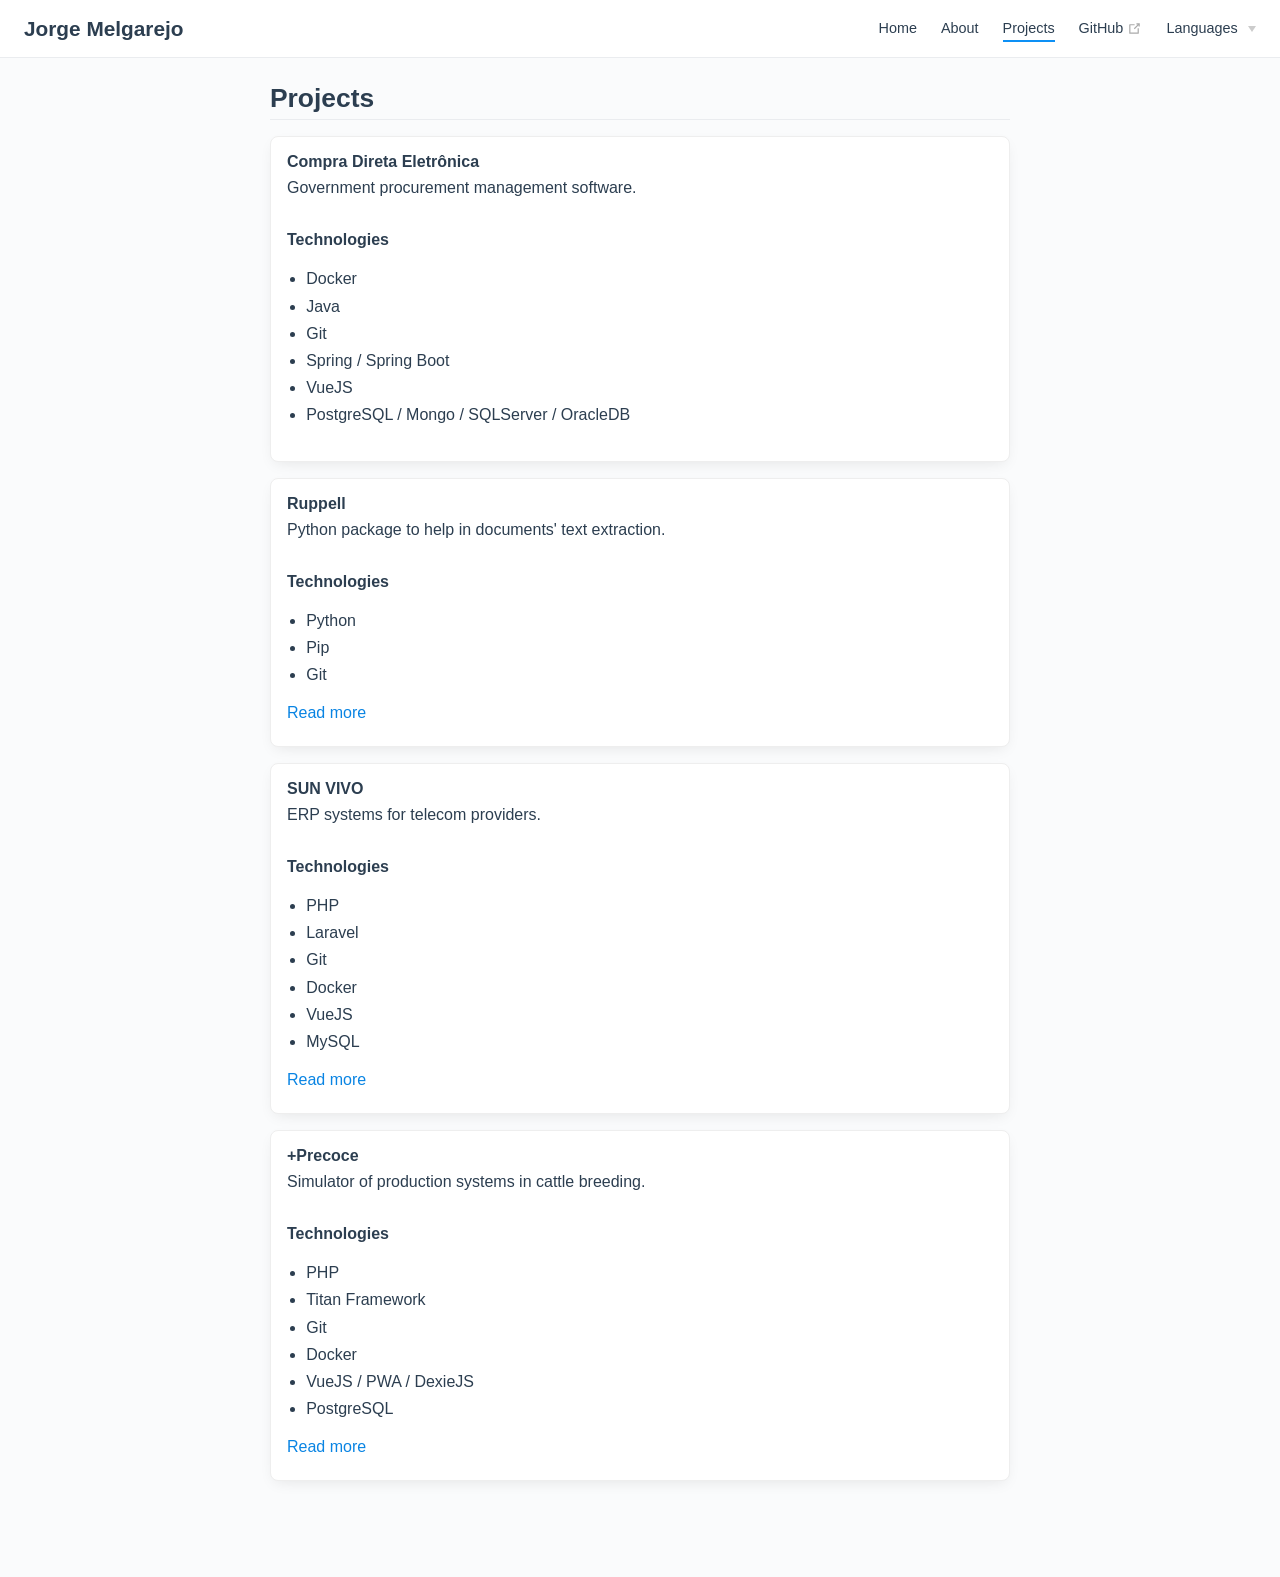
<file: en/projects/index.html>
<!DOCTYPE html>
<html lang="en-US">
  <head>
    <meta charset="utf-8">
    <meta name="viewport" content="width=device-width,initial-scale=1">
    <title>Projects | Jorge Melgarejo</title>
    <meta name="generator" content="VuePress 1.5.3">
    <link rel="icon" href="/logo.png">
    <meta name="description" content="Jorge Melgarejo.">
    <link rel="preload" href="/assets/css/0.styles.075ae997.css" as="style"><link rel="preload" href="/assets/js/app.58afb373.js" as="script"><link rel="preload" href="/assets/js/2.7e8e1ad3.js" as="script"><link rel="preload" href="/assets/js/11.f53e8760.js" as="script"><link rel="preload" href="/assets/js/5.c24a2a27.js" as="script"><link rel="prefetch" href="/assets/js/10.869cb9f4.js"><link rel="prefetch" href="/assets/js/12.a0741270.js"><link rel="prefetch" href="/assets/js/13.92854e87.js"><link rel="prefetch" href="/assets/js/14.680e417f.js"><link rel="prefetch" href="/assets/js/15.71a6c7db.js"><link rel="prefetch" href="/assets/js/16.4f2561ae.js"><link rel="prefetch" href="/assets/js/17.2af41c4e.js"><link rel="prefetch" href="/assets/js/18.a30d5e78.js"><link rel="prefetch" href="/assets/js/3.47b4b839.js"><link rel="prefetch" href="/assets/js/4.2cf23962.js"><link rel="prefetch" href="/assets/js/6.7384911a.js"><link rel="prefetch" href="/assets/js/7.c3c6fe91.js"><link rel="prefetch" href="/assets/js/8.a2892003.js"><link rel="prefetch" href="/assets/js/9.1837a57f.js">
    <link rel="stylesheet" href="/assets/css/0.styles.075ae997.css">
  </head>
  <body>
    <div id="app" data-server-rendered="true"><div class="theme-container no-sidebar projects-page"><header class="navbar"><div class="sidebar-button"><svg xmlns="http://www.w3.org/2000/svg" aria-hidden="true" role="img" viewBox="0 0 448 512" class="icon"><path fill="currentColor" d="M436 124H12c-6.627 0-12-5.373-12-12V80c0-6.627 5.373-12 12-12h424c6.627 0 12 5.373 12 12v32c0 6.627-5.373 12-12 12zm0 160H12c-6.627 0-12-5.373-12-12v-32c0-6.627 5.373-12 12-12h424c6.627 0 12 5.373 12 12v32c0 6.627-5.373 12-12 12zm0 160H12c-6.627 0-12-5.373-12-12v-32c0-6.627 5.373-12 12-12h424c6.627 0 12 5.373 12 12v32c0 6.627-5.373 12-12 12z"></path></svg></div> <a href="/en/" class="home-link router-link-active"><!----> <span class="site-name">Jorge Melgarejo</span></a> <div class="links"><!----> <nav class="nav-links can-hide"><div class="nav-item"><a href="/en/" class="nav-link">
  Home
</a></div><div class="nav-item"><a href="/en/about/" class="nav-link">
  About
</a></div><div class="nav-item"><a href="/en/projects/" aria-current="page" class="nav-link router-link-exact-active router-link-active">
  Projects
</a></div><div class="nav-item"><a href="https://github.com/joorgelm" target="_blank" rel="noopener noreferrer" class="nav-link external">
  GitHub
  <svg xmlns="http://www.w3.org/2000/svg" aria-hidden="true" x="0px" y="0px" viewBox="0 0 100 100" width="15" height="15" class="icon outbound"><path fill="currentColor" d="M18.8,85.1h56l0,0c2.2,0,4-1.8,4-4v-32h-8v28h-48v-48h28v-8h-32l0,0c-2.2,0-4,1.8-4,4v56C14.8,83.3,16.6,85.1,18.8,85.1z"></path> <polygon fill="currentColor" points="45.7,48.7 51.3,54.3 77.2,28.5 77.2,37.2 85.2,37.2 85.2,14.9 62.8,14.9 62.8,22.9 71.5,22.9"></polygon></svg></a></div><div class="nav-item"><div class="dropdown-wrapper"><button type="button" aria-label="Select language" class="dropdown-title"><span class="title">Languages</span> <span class="arrow right"></span></button> <ul class="nav-dropdown" style="display:none;"><li class="dropdown-item"><!----> <a href="/projects/" class="nav-link">
  pt-BR
</a></li><li class="dropdown-item"><!----> <a href="/en/projects/" aria-current="page" class="nav-link router-link-exact-active router-link-active">
  en-US
</a></li></ul></div></div> <!----></nav></div></header> <div class="sidebar-mask"></div> <aside class="sidebar"><nav class="nav-links"><div class="nav-item"><a href="/en/" class="nav-link">
  Home
</a></div><div class="nav-item"><a href="/en/about/" class="nav-link">
  About
</a></div><div class="nav-item"><a href="/en/projects/" aria-current="page" class="nav-link router-link-exact-active router-link-active">
  Projects
</a></div><div class="nav-item"><a href="https://github.com/joorgelm" target="_blank" rel="noopener noreferrer" class="nav-link external">
  GitHub
  <svg xmlns="http://www.w3.org/2000/svg" aria-hidden="true" x="0px" y="0px" viewBox="0 0 100 100" width="15" height="15" class="icon outbound"><path fill="currentColor" d="M18.8,85.1h56l0,0c2.2,0,4-1.8,4-4v-32h-8v28h-48v-48h28v-8h-32l0,0c-2.2,0-4,1.8-4,4v56C14.8,83.3,16.6,85.1,18.8,85.1z"></path> <polygon fill="currentColor" points="45.7,48.7 51.3,54.3 77.2,28.5 77.2,37.2 85.2,37.2 85.2,14.9 62.8,14.9 62.8,22.9 71.5,22.9"></polygon></svg></a></div><div class="nav-item"><div class="dropdown-wrapper"><button type="button" aria-label="Select language" class="dropdown-title"><span class="title">Languages</span> <span class="arrow right"></span></button> <ul class="nav-dropdown" style="display:none;"><li class="dropdown-item"><!----> <a href="/projects/" class="nav-link">
  pt-BR
</a></li><li class="dropdown-item"><!----> <a href="/en/projects/" aria-current="page" class="nav-link router-link-exact-active router-link-active">
  en-US
</a></li></ul></div></div> <!----></nav>  <!----> </aside> <main class="page"> <div class="theme-default-content content__default"><h2 id="projects">Projects</h2> <div class="md-card show-border"><!----> <div class="card-content"><p><strong>Compra Direta Eletrônica</strong><br></p><p>Government procurement management software.</p> <br><p></p> <p><strong>Technologies</strong></p> <ul><li>Docker</li> <li>Java</li> <li>Git</li> <li>Spring / Spring Boot</li> <li>VueJS</li> <li>PostgreSQL / Mongo / SQLServer / OracleDB</li></ul></div></div> <div class="md-card show-border"><!----> <div class="card-content"><p><strong>Ruppell</strong><br></p><p>Python package to help in documents' text extraction.</p> <br><p></p> <p><strong>Technologies</strong></p> <ul><li>Python</li> <li>Pip</li> <li>Git</li></ul> <p><a href="https://github.com/joorgelm/ruppell" target="_blank">Read more</a></p></div></div> <div class="md-card show-border"><!----> <div class="card-content"><p><strong>SUN VIVO</strong><br></p><p>ERP systems for telecom providers.</p> <br><p></p> <p><strong>Technologies</strong></p> <ul><li>PHP</li> <li>Laravel</li> <li>Git</li> <li>Docker</li> <li>VueJS</li> <li>MySQL</li></ul> <p><a href="https://before.atlassian.net/wiki/spaces/SV/overview" target="_blank">Read more</a></p></div></div> <div class="md-card show-border"><!----> <div class="card-content"><p><strong>+Precoce</strong><br></p><p>Simulator of production systems in cattle breeding.</p> <br><p></p> <p><strong>Technologies</strong></p> <ul><li>PHP</li> <li>Titan Framework</li> <li>Git</li> <li>Docker</li> <li>VueJS / PWA / DexieJS</li> <li>PostgreSQL</li></ul> <p><a href="https://www.embrapa.br/busca-de-projetos/-/projeto/207436/plataforma-precoce-sistemas-melhorados-para-a-producao-do-novilho-precoce" target="_blank">Read more</a></p></div></div></div> <footer class="page-edit"><!----> <!----></footer> <!----> </main></div><div class="global-ui"></div></div>
    <script src="/assets/js/app.58afb373.js" defer></script><script src="/assets/js/2.7e8e1ad3.js" defer></script><script src="/assets/js/11.f53e8760.js" defer></script><script src="/assets/js/5.c24a2a27.js" defer></script>
  </body>
</html>
</file>
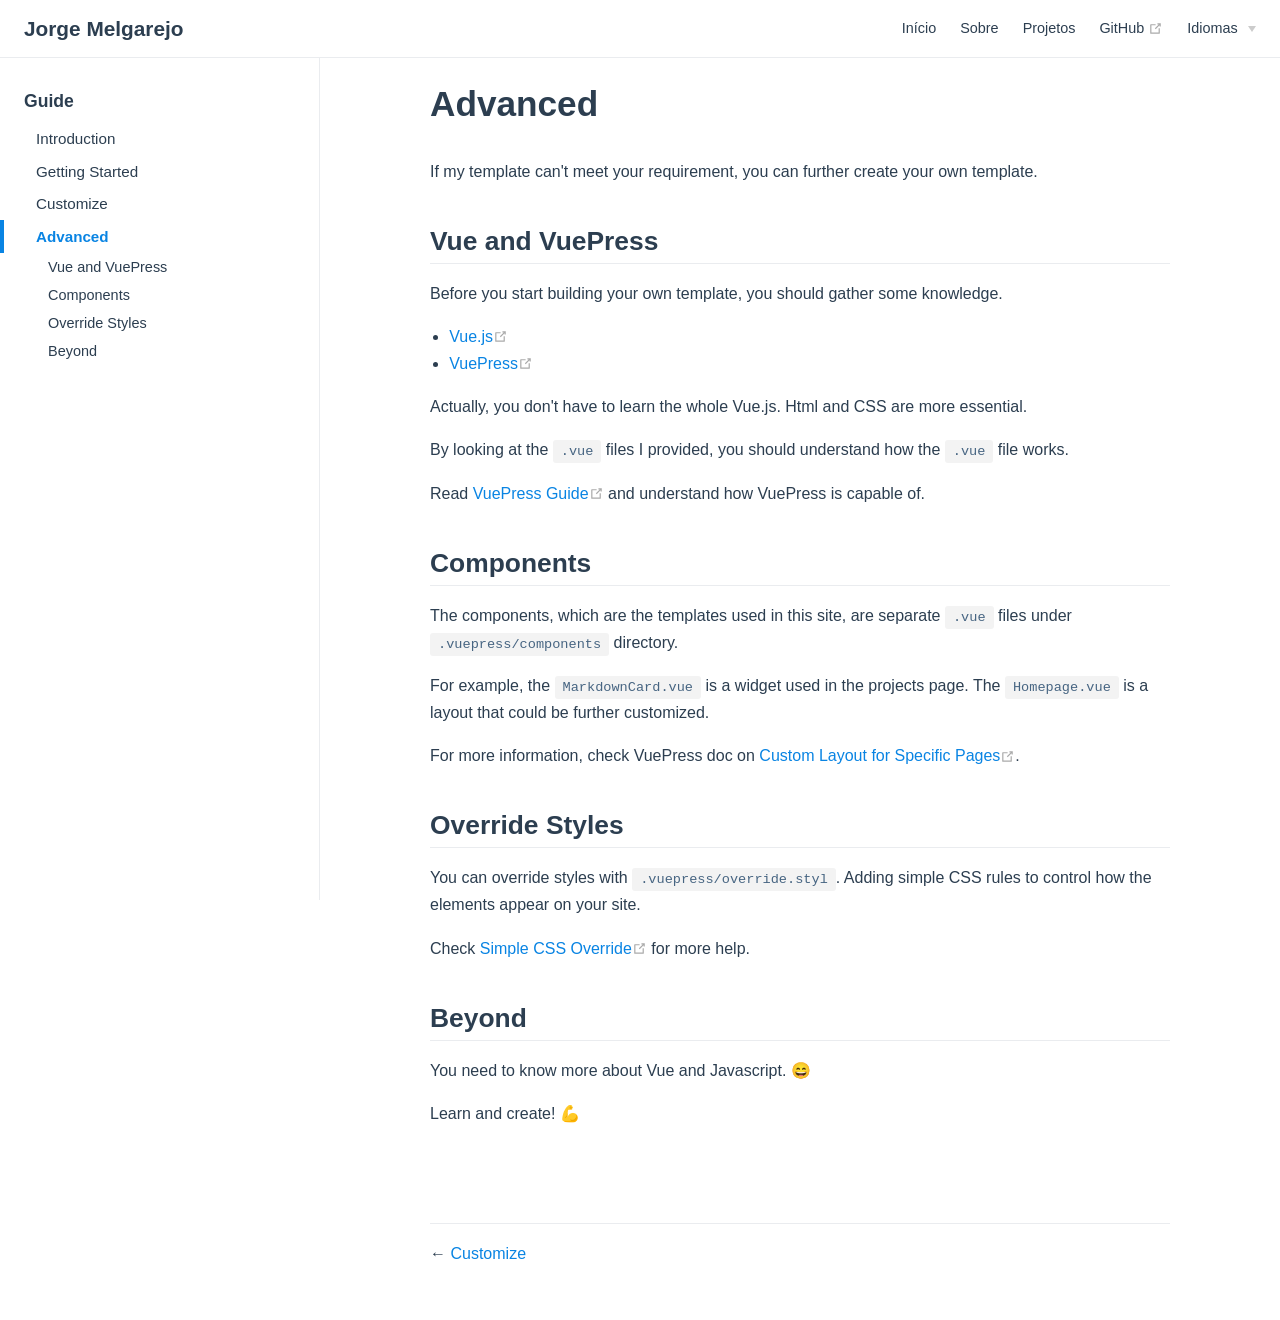
<file: guide/advanced.html>
<!DOCTYPE html>
<html lang="pt-BR">
  <head>
    <meta charset="utf-8">
    <meta name="viewport" content="width=device-width,initial-scale=1">
    <title>Advanced | Jorge Melgarejo</title>
    <meta name="generator" content="VuePress 1.5.3">
    <link rel="icon" href="/logo.png">
    <meta name="description" content="Jorge Melgarejo.">
    <link rel="preload" href="/assets/css/0.styles.075ae997.css" as="style"><link rel="preload" href="/assets/js/app.58afb373.js" as="script"><link rel="preload" href="/assets/js/2.7e8e1ad3.js" as="script"><link rel="preload" href="/assets/js/16.4f2561ae.js" as="script"><link rel="prefetch" href="/assets/js/10.869cb9f4.js"><link rel="prefetch" href="/assets/js/11.f53e8760.js"><link rel="prefetch" href="/assets/js/12.a0741270.js"><link rel="prefetch" href="/assets/js/13.92854e87.js"><link rel="prefetch" href="/assets/js/14.680e417f.js"><link rel="prefetch" href="/assets/js/15.71a6c7db.js"><link rel="prefetch" href="/assets/js/17.2af41c4e.js"><link rel="prefetch" href="/assets/js/18.a30d5e78.js"><link rel="prefetch" href="/assets/js/3.47b4b839.js"><link rel="prefetch" href="/assets/js/4.2cf23962.js"><link rel="prefetch" href="/assets/js/5.c24a2a27.js"><link rel="prefetch" href="/assets/js/6.7384911a.js"><link rel="prefetch" href="/assets/js/7.c3c6fe91.js"><link rel="prefetch" href="/assets/js/8.a2892003.js"><link rel="prefetch" href="/assets/js/9.1837a57f.js">
    <link rel="stylesheet" href="/assets/css/0.styles.075ae997.css">
  </head>
  <body>
    <div id="app" data-server-rendered="true"><div class="theme-container"><header class="navbar"><div class="sidebar-button"><svg xmlns="http://www.w3.org/2000/svg" aria-hidden="true" role="img" viewBox="0 0 448 512" class="icon"><path fill="currentColor" d="M436 124H12c-6.627 0-12-5.373-12-12V80c0-6.627 5.373-12 12-12h424c6.627 0 12 5.373 12 12v32c0 6.627-5.373 12-12 12zm0 160H12c-6.627 0-12-5.373-12-12v-32c0-6.627 5.373-12 12-12h424c6.627 0 12 5.373 12 12v32c0 6.627-5.373 12-12 12zm0 160H12c-6.627 0-12-5.373-12-12v-32c0-6.627 5.373-12 12-12h424c6.627 0 12 5.373 12 12v32c0 6.627-5.373 12-12 12z"></path></svg></div> <a href="/" class="home-link router-link-active"><!----> <span class="site-name">Jorge Melgarejo</span></a> <div class="links"><!----> <nav class="nav-links can-hide"><div class="nav-item"><a href="/" class="nav-link">
  Início
</a></div><div class="nav-item"><a href="/about/" class="nav-link">
  Sobre
</a></div><div class="nav-item"><a href="/projects/" class="nav-link">
  Projetos
</a></div><div class="nav-item"><a href="https://github.com/joorgelm" target="_blank" rel="noopener noreferrer" class="nav-link external">
  GitHub
  <svg xmlns="http://www.w3.org/2000/svg" aria-hidden="true" x="0px" y="0px" viewBox="0 0 100 100" width="15" height="15" class="icon outbound"><path fill="currentColor" d="M18.8,85.1h56l0,0c2.2,0,4-1.8,4-4v-32h-8v28h-48v-48h28v-8h-32l0,0c-2.2,0-4,1.8-4,4v56C14.8,83.3,16.6,85.1,18.8,85.1z"></path> <polygon fill="currentColor" points="45.7,48.7 51.3,54.3 77.2,28.5 77.2,37.2 85.2,37.2 85.2,14.9 62.8,14.9 62.8,22.9 71.5,22.9"></polygon></svg></a></div><div class="nav-item"><div class="dropdown-wrapper"><button type="button" aria-label="Select language" class="dropdown-title"><span class="title">Idiomas</span> <span class="arrow right"></span></button> <ul class="nav-dropdown" style="display:none;"><li class="dropdown-item"><!----> <a href="/guide/advanced.html" aria-current="page" class="nav-link router-link-exact-active router-link-active">
  pt-BR
</a></li><li class="dropdown-item"><!----> <a href="/en/" class="nav-link">
  en-US
</a></li></ul></div></div> <!----></nav></div></header> <div class="sidebar-mask"></div> <aside class="sidebar"><nav class="nav-links"><div class="nav-item"><a href="/" class="nav-link">
  Início
</a></div><div class="nav-item"><a href="/about/" class="nav-link">
  Sobre
</a></div><div class="nav-item"><a href="/projects/" class="nav-link">
  Projetos
</a></div><div class="nav-item"><a href="https://github.com/joorgelm" target="_blank" rel="noopener noreferrer" class="nav-link external">
  GitHub
  <svg xmlns="http://www.w3.org/2000/svg" aria-hidden="true" x="0px" y="0px" viewBox="0 0 100 100" width="15" height="15" class="icon outbound"><path fill="currentColor" d="M18.8,85.1h56l0,0c2.2,0,4-1.8,4-4v-32h-8v28h-48v-48h28v-8h-32l0,0c-2.2,0-4,1.8-4,4v56C14.8,83.3,16.6,85.1,18.8,85.1z"></path> <polygon fill="currentColor" points="45.7,48.7 51.3,54.3 77.2,28.5 77.2,37.2 85.2,37.2 85.2,14.9 62.8,14.9 62.8,22.9 71.5,22.9"></polygon></svg></a></div><div class="nav-item"><div class="dropdown-wrapper"><button type="button" aria-label="Select language" class="dropdown-title"><span class="title">Idiomas</span> <span class="arrow right"></span></button> <ul class="nav-dropdown" style="display:none;"><li class="dropdown-item"><!----> <a href="/guide/advanced.html" aria-current="page" class="nav-link router-link-exact-active router-link-active">
  pt-BR
</a></li><li class="dropdown-item"><!----> <a href="/en/" class="nav-link">
  en-US
</a></li></ul></div></div> <!----></nav>  <ul class="sidebar-links"><li><section class="sidebar-group depth-0"><p class="sidebar-heading open"><span>Guide</span> <!----></p> <ul class="sidebar-links sidebar-group-items"><li><a href="/guide/" aria-current="page" class="sidebar-link">Introduction</a></li><li><a href="/guide/getting-started.html" class="sidebar-link">Getting Started</a></li><li><a href="/guide/customize.html" class="sidebar-link">Customize</a></li><li><a href="/guide/advanced.html" aria-current="page" class="active sidebar-link">Advanced</a><ul class="sidebar-sub-headers"><li class="sidebar-sub-header"><a href="/guide/advanced.html#vue-and-vuepress" class="sidebar-link">Vue and VuePress</a></li><li class="sidebar-sub-header"><a href="/guide/advanced.html#components" class="sidebar-link">Components</a></li><li class="sidebar-sub-header"><a href="/guide/advanced.html#override-styles" class="sidebar-link">Override Styles</a></li><li class="sidebar-sub-header"><a href="/guide/advanced.html#beyond" class="sidebar-link">Beyond</a></li></ul></li></ul></section></li></ul> </aside> <main class="page"> <div class="theme-default-content content__default"><h1 id="advanced">Advanced</h1> <p>If my template can't meet your requirement, you can further create your own template.</p> <h2 id="vue-and-vuepress">Vue and VuePress</h2> <p>Before you start building your own template, you should gather some knowledge.</p> <ul><li><a href="https://vuejs.org/" target="_blank" rel="noopener noreferrer">Vue.js<svg xmlns="http://www.w3.org/2000/svg" aria-hidden="true" x="0px" y="0px" viewBox="0 0 100 100" width="15" height="15" class="icon outbound"><path fill="currentColor" d="M18.8,85.1h56l0,0c2.2,0,4-1.8,4-4v-32h-8v28h-48v-48h28v-8h-32l0,0c-2.2,0-4,1.8-4,4v56C14.8,83.3,16.6,85.1,18.8,85.1z"></path> <polygon fill="currentColor" points="45.7,48.7 51.3,54.3 77.2,28.5 77.2,37.2 85.2,37.2 85.2,14.9 62.8,14.9 62.8,22.9 71.5,22.9"></polygon></svg></a></li> <li><a href="https://vuepress.vuejs.org/" target="_blank" rel="noopener noreferrer">VuePress<svg xmlns="http://www.w3.org/2000/svg" aria-hidden="true" x="0px" y="0px" viewBox="0 0 100 100" width="15" height="15" class="icon outbound"><path fill="currentColor" d="M18.8,85.1h56l0,0c2.2,0,4-1.8,4-4v-32h-8v28h-48v-48h28v-8h-32l0,0c-2.2,0-4,1.8-4,4v56C14.8,83.3,16.6,85.1,18.8,85.1z"></path> <polygon fill="currentColor" points="45.7,48.7 51.3,54.3 77.2,28.5 77.2,37.2 85.2,37.2 85.2,14.9 62.8,14.9 62.8,22.9 71.5,22.9"></polygon></svg></a></li></ul> <p>Actually, you don't have to learn the whole Vue.js. Html and CSS are more essential.</p> <p>By looking at the <code>.vue</code> files I provided, you should understand how the <code>.vue</code> file works.</p> <p>Read <a href="https://vuepress.vuejs.org/guide/" target="_blank" rel="noopener noreferrer">VuePress Guide<svg xmlns="http://www.w3.org/2000/svg" aria-hidden="true" x="0px" y="0px" viewBox="0 0 100 100" width="15" height="15" class="icon outbound"><path fill="currentColor" d="M18.8,85.1h56l0,0c2.2,0,4-1.8,4-4v-32h-8v28h-48v-48h28v-8h-32l0,0c-2.2,0-4,1.8-4,4v56C14.8,83.3,16.6,85.1,18.8,85.1z"></path> <polygon fill="currentColor" points="45.7,48.7 51.3,54.3 77.2,28.5 77.2,37.2 85.2,37.2 85.2,14.9 62.8,14.9 62.8,22.9 71.5,22.9"></polygon></svg></a> and understand how VuePress is capable of.</p> <h2 id="components">Components</h2> <p>The components, which are the templates used in this site, are separate <code>.vue</code> files under <code>.vuepress/components</code> directory.</p> <p>For example, the <code>MarkdownCard.vue</code> is a widget used in the projects page. The <code>Homepage.vue</code> is a layout that could be further customized.</p> <p>For more information, check VuePress doc on <a href="https://vuepress.vuejs.org/default-theme-config/#custom-layout-for-specific-pages" target="_blank" rel="noopener noreferrer">Custom Layout for Specific Pages<svg xmlns="http://www.w3.org/2000/svg" aria-hidden="true" x="0px" y="0px" viewBox="0 0 100 100" width="15" height="15" class="icon outbound"><path fill="currentColor" d="M18.8,85.1h56l0,0c2.2,0,4-1.8,4-4v-32h-8v28h-48v-48h28v-8h-32l0,0c-2.2,0-4,1.8-4,4v56C14.8,83.3,16.6,85.1,18.8,85.1z"></path> <polygon fill="currentColor" points="45.7,48.7 51.3,54.3 77.2,28.5 77.2,37.2 85.2,37.2 85.2,14.9 62.8,14.9 62.8,22.9 71.5,22.9"></polygon></svg></a>.</p> <h2 id="override-styles">Override Styles</h2> <p>You can override styles with <code>.vuepress/override.styl</code>. Adding simple CSS rules to control how the elements appear on your site.</p> <p>Check <a href="https://vuepress.vuejs.org/default-theme-config/#simple-css-override" target="_blank" rel="noopener noreferrer">Simple CSS Override<svg xmlns="http://www.w3.org/2000/svg" aria-hidden="true" x="0px" y="0px" viewBox="0 0 100 100" width="15" height="15" class="icon outbound"><path fill="currentColor" d="M18.8,85.1h56l0,0c2.2,0,4-1.8,4-4v-32h-8v28h-48v-48h28v-8h-32l0,0c-2.2,0-4,1.8-4,4v56C14.8,83.3,16.6,85.1,18.8,85.1z"></path> <polygon fill="currentColor" points="45.7,48.7 51.3,54.3 77.2,28.5 77.2,37.2 85.2,37.2 85.2,14.9 62.8,14.9 62.8,22.9 71.5,22.9"></polygon></svg></a> for more help.</p> <h2 id="beyond">Beyond</h2> <p>You need to know more about Vue and Javascript. 😄</p> <p>Learn and create! 💪</p></div> <footer class="page-edit"><!----> <!----></footer> <div class="page-nav"><p class="inner"><span class="prev">
      ←
      <a href="/guide/customize.html" class="prev">
        Customize
      </a></span> <!----></p></div> </main></div><div class="global-ui"></div></div>
    <script src="/assets/js/app.58afb373.js" defer></script><script src="/assets/js/2.7e8e1ad3.js" defer></script><script src="/assets/js/16.4f2561ae.js" defer></script>
  </body>
</html>
</file>
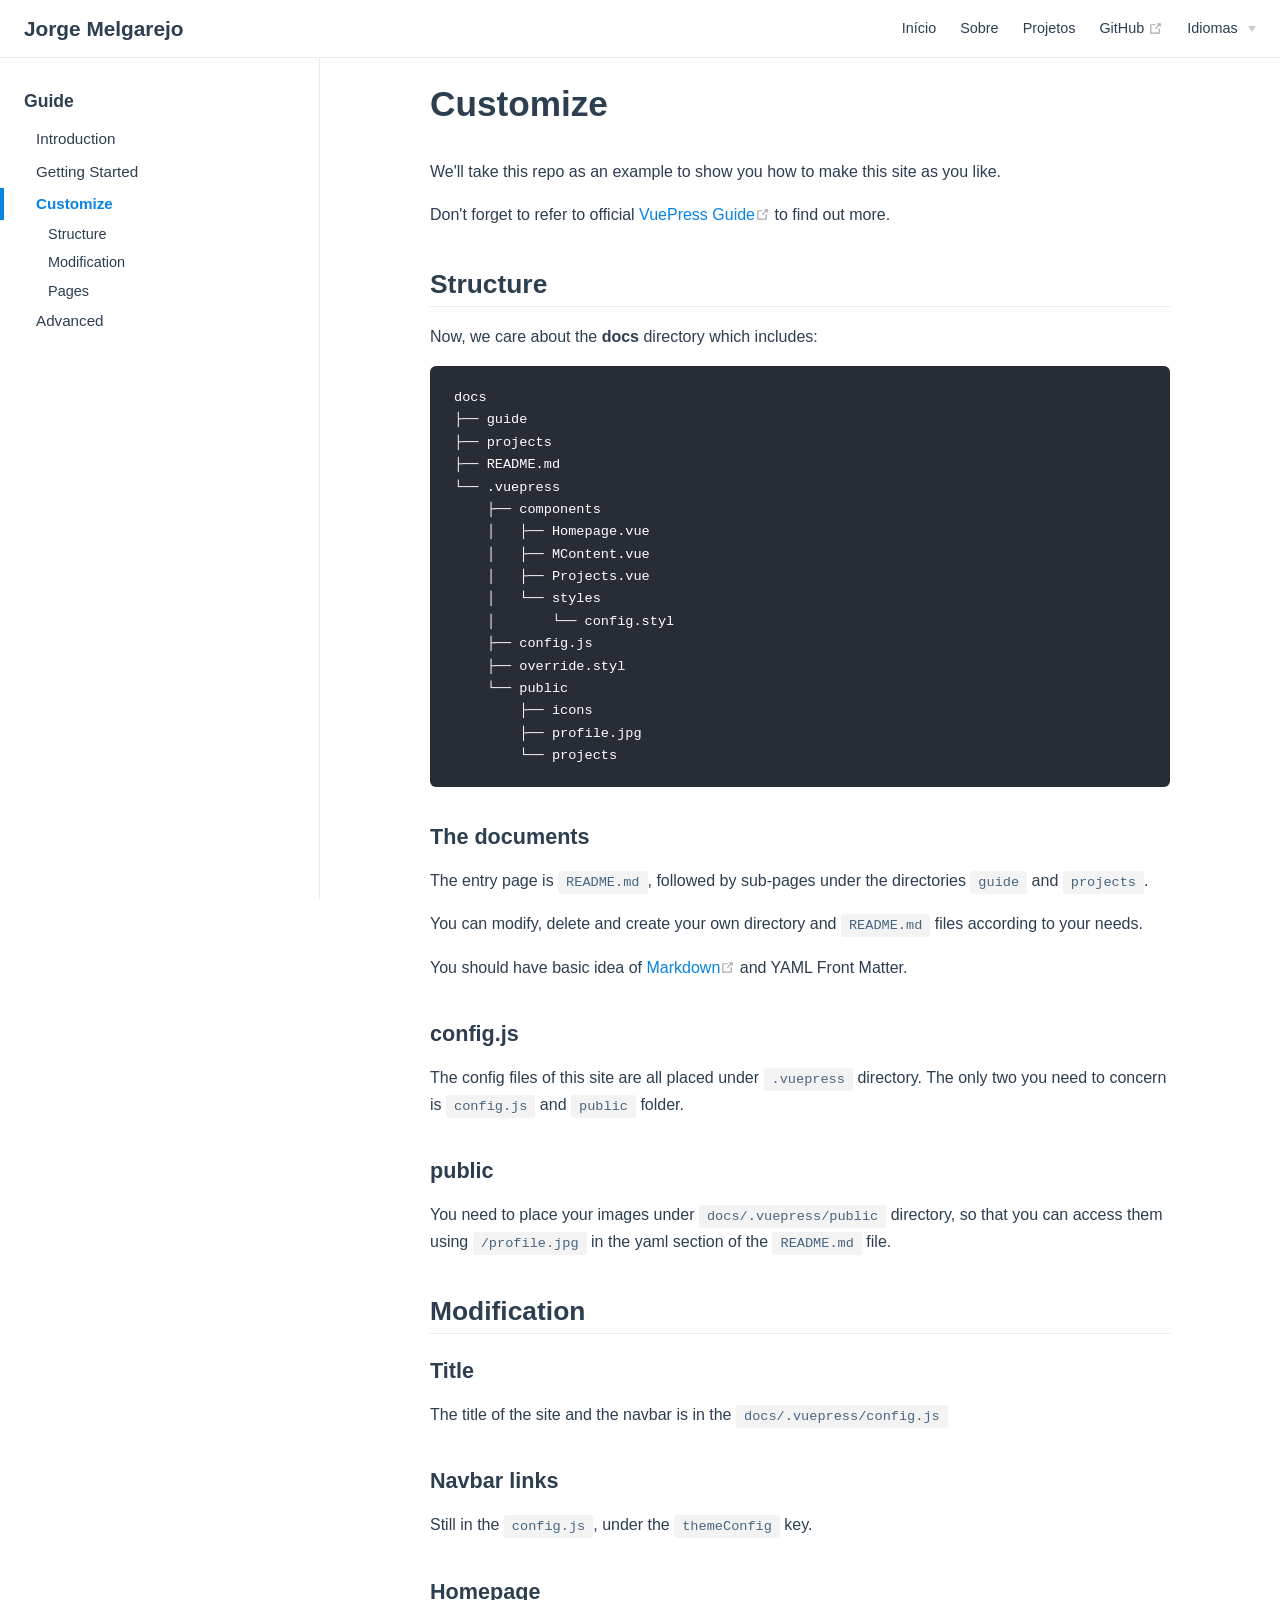
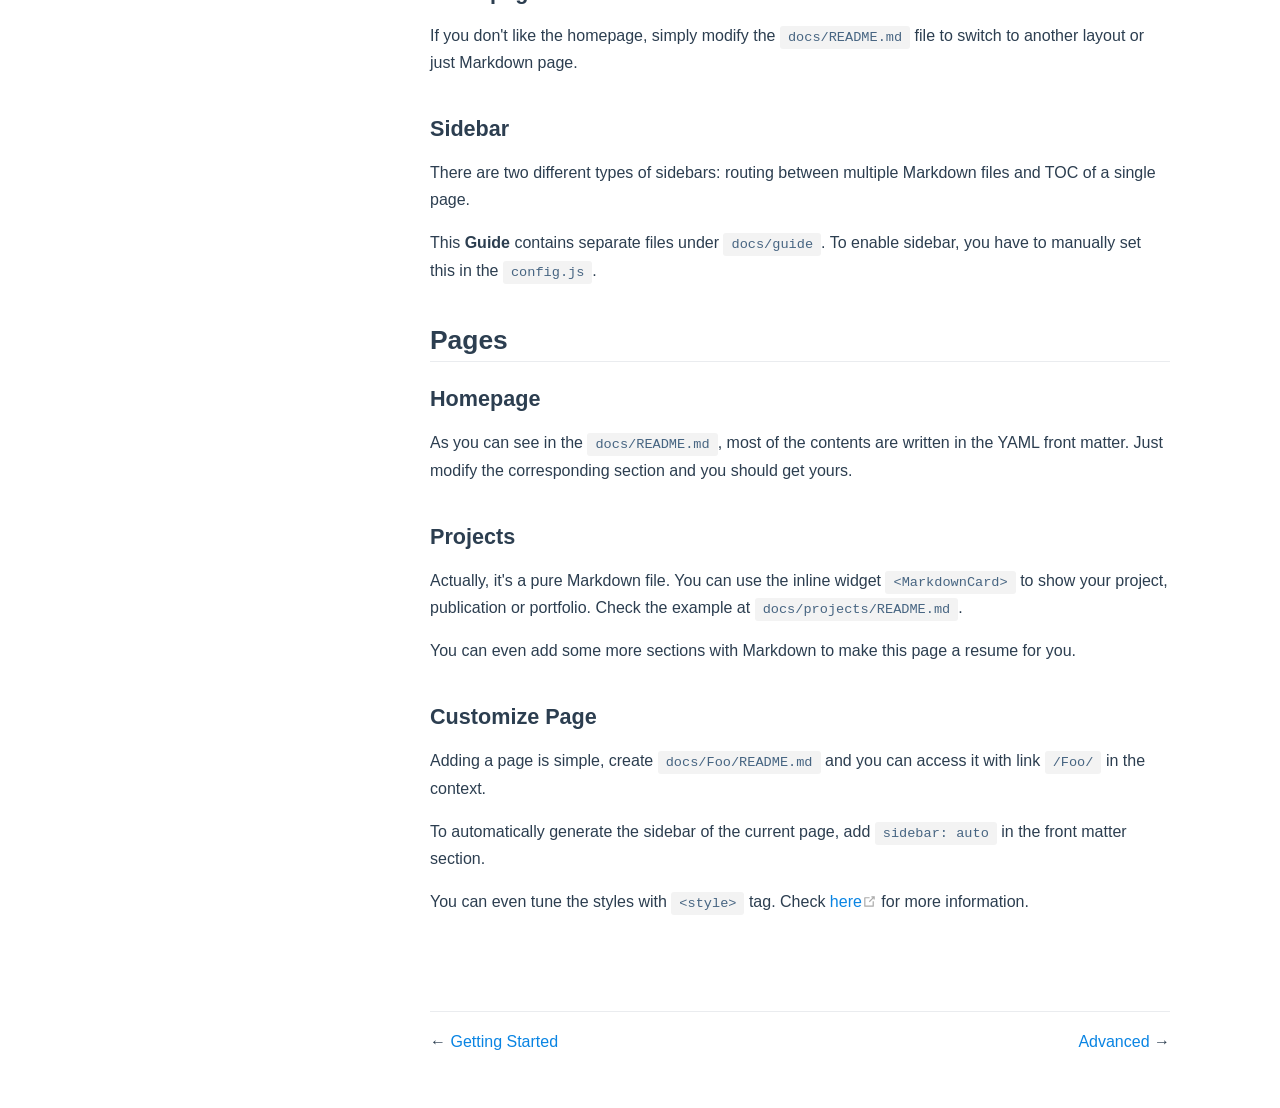
<file: guide/customize.html>
<!DOCTYPE html>
<html lang="pt-BR">
  <head>
    <meta charset="utf-8">
    <meta name="viewport" content="width=device-width,initial-scale=1">
    <title>Customize | Jorge Melgarejo</title>
    <meta name="generator" content="VuePress 1.5.3">
    <link rel="icon" href="/logo.png">
    <meta name="description" content="Jorge Melgarejo.">
    <link rel="preload" href="/assets/css/0.styles.075ae997.css" as="style"><link rel="preload" href="/assets/js/app.58afb373.js" as="script"><link rel="preload" href="/assets/js/2.7e8e1ad3.js" as="script"><link rel="preload" href="/assets/js/17.2af41c4e.js" as="script"><link rel="prefetch" href="/assets/js/10.869cb9f4.js"><link rel="prefetch" href="/assets/js/11.f53e8760.js"><link rel="prefetch" href="/assets/js/12.a0741270.js"><link rel="prefetch" href="/assets/js/13.92854e87.js"><link rel="prefetch" href="/assets/js/14.680e417f.js"><link rel="prefetch" href="/assets/js/15.71a6c7db.js"><link rel="prefetch" href="/assets/js/16.4f2561ae.js"><link rel="prefetch" href="/assets/js/18.a30d5e78.js"><link rel="prefetch" href="/assets/js/3.47b4b839.js"><link rel="prefetch" href="/assets/js/4.2cf23962.js"><link rel="prefetch" href="/assets/js/5.c24a2a27.js"><link rel="prefetch" href="/assets/js/6.7384911a.js"><link rel="prefetch" href="/assets/js/7.c3c6fe91.js"><link rel="prefetch" href="/assets/js/8.a2892003.js"><link rel="prefetch" href="/assets/js/9.1837a57f.js">
    <link rel="stylesheet" href="/assets/css/0.styles.075ae997.css">
  </head>
  <body>
    <div id="app" data-server-rendered="true"><div class="theme-container"><header class="navbar"><div class="sidebar-button"><svg xmlns="http://www.w3.org/2000/svg" aria-hidden="true" role="img" viewBox="0 0 448 512" class="icon"><path fill="currentColor" d="M436 124H12c-6.627 0-12-5.373-12-12V80c0-6.627 5.373-12 12-12h424c6.627 0 12 5.373 12 12v32c0 6.627-5.373 12-12 12zm0 160H12c-6.627 0-12-5.373-12-12v-32c0-6.627 5.373-12 12-12h424c6.627 0 12 5.373 12 12v32c0 6.627-5.373 12-12 12zm0 160H12c-6.627 0-12-5.373-12-12v-32c0-6.627 5.373-12 12-12h424c6.627 0 12 5.373 12 12v32c0 6.627-5.373 12-12 12z"></path></svg></div> <a href="/" class="home-link router-link-active"><!----> <span class="site-name">Jorge Melgarejo</span></a> <div class="links"><!----> <nav class="nav-links can-hide"><div class="nav-item"><a href="/" class="nav-link">
  Início
</a></div><div class="nav-item"><a href="/about/" class="nav-link">
  Sobre
</a></div><div class="nav-item"><a href="/projects/" class="nav-link">
  Projetos
</a></div><div class="nav-item"><a href="https://github.com/joorgelm" target="_blank" rel="noopener noreferrer" class="nav-link external">
  GitHub
  <svg xmlns="http://www.w3.org/2000/svg" aria-hidden="true" x="0px" y="0px" viewBox="0 0 100 100" width="15" height="15" class="icon outbound"><path fill="currentColor" d="M18.8,85.1h56l0,0c2.2,0,4-1.8,4-4v-32h-8v28h-48v-48h28v-8h-32l0,0c-2.2,0-4,1.8-4,4v56C14.8,83.3,16.6,85.1,18.8,85.1z"></path> <polygon fill="currentColor" points="45.7,48.7 51.3,54.3 77.2,28.5 77.2,37.2 85.2,37.2 85.2,14.9 62.8,14.9 62.8,22.9 71.5,22.9"></polygon></svg></a></div><div class="nav-item"><div class="dropdown-wrapper"><button type="button" aria-label="Select language" class="dropdown-title"><span class="title">Idiomas</span> <span class="arrow right"></span></button> <ul class="nav-dropdown" style="display:none;"><li class="dropdown-item"><!----> <a href="/guide/customize.html" aria-current="page" class="nav-link router-link-exact-active router-link-active">
  pt-BR
</a></li><li class="dropdown-item"><!----> <a href="/en/" class="nav-link">
  en-US
</a></li></ul></div></div> <!----></nav></div></header> <div class="sidebar-mask"></div> <aside class="sidebar"><nav class="nav-links"><div class="nav-item"><a href="/" class="nav-link">
  Início
</a></div><div class="nav-item"><a href="/about/" class="nav-link">
  Sobre
</a></div><div class="nav-item"><a href="/projects/" class="nav-link">
  Projetos
</a></div><div class="nav-item"><a href="https://github.com/joorgelm" target="_blank" rel="noopener noreferrer" class="nav-link external">
  GitHub
  <svg xmlns="http://www.w3.org/2000/svg" aria-hidden="true" x="0px" y="0px" viewBox="0 0 100 100" width="15" height="15" class="icon outbound"><path fill="currentColor" d="M18.8,85.1h56l0,0c2.2,0,4-1.8,4-4v-32h-8v28h-48v-48h28v-8h-32l0,0c-2.2,0-4,1.8-4,4v56C14.8,83.3,16.6,85.1,18.8,85.1z"></path> <polygon fill="currentColor" points="45.7,48.7 51.3,54.3 77.2,28.5 77.2,37.2 85.2,37.2 85.2,14.9 62.8,14.9 62.8,22.9 71.5,22.9"></polygon></svg></a></div><div class="nav-item"><div class="dropdown-wrapper"><button type="button" aria-label="Select language" class="dropdown-title"><span class="title">Idiomas</span> <span class="arrow right"></span></button> <ul class="nav-dropdown" style="display:none;"><li class="dropdown-item"><!----> <a href="/guide/customize.html" aria-current="page" class="nav-link router-link-exact-active router-link-active">
  pt-BR
</a></li><li class="dropdown-item"><!----> <a href="/en/" class="nav-link">
  en-US
</a></li></ul></div></div> <!----></nav>  <ul class="sidebar-links"><li><section class="sidebar-group depth-0"><p class="sidebar-heading open"><span>Guide</span> <!----></p> <ul class="sidebar-links sidebar-group-items"><li><a href="/guide/" aria-current="page" class="sidebar-link">Introduction</a></li><li><a href="/guide/getting-started.html" class="sidebar-link">Getting Started</a></li><li><a href="/guide/customize.html" aria-current="page" class="active sidebar-link">Customize</a><ul class="sidebar-sub-headers"><li class="sidebar-sub-header"><a href="/guide/customize.html#structure" class="sidebar-link">Structure</a></li><li class="sidebar-sub-header"><a href="/guide/customize.html#modification" class="sidebar-link">Modification</a></li><li class="sidebar-sub-header"><a href="/guide/customize.html#pages" class="sidebar-link">Pages</a></li></ul></li><li><a href="/guide/advanced.html" class="sidebar-link">Advanced</a></li></ul></section></li></ul> </aside> <main class="page"> <div class="theme-default-content content__default"><h1 id="customize">Customize</h1> <p>We'll take this repo as an example to show you how to make this site as you like.</p> <p>Don't forget to refer to official <a href="https://vuepress.vuejs.org/guide/" target="_blank" rel="noopener noreferrer">VuePress Guide<svg xmlns="http://www.w3.org/2000/svg" aria-hidden="true" x="0px" y="0px" viewBox="0 0 100 100" width="15" height="15" class="icon outbound"><path fill="currentColor" d="M18.8,85.1h56l0,0c2.2,0,4-1.8,4-4v-32h-8v28h-48v-48h28v-8h-32l0,0c-2.2,0-4,1.8-4,4v56C14.8,83.3,16.6,85.1,18.8,85.1z"></path> <polygon fill="currentColor" points="45.7,48.7 51.3,54.3 77.2,28.5 77.2,37.2 85.2,37.2 85.2,14.9 62.8,14.9 62.8,22.9 71.5,22.9"></polygon></svg></a> to find out more.</p> <h2 id="structure">Structure</h2> <p>Now, we care about the <strong>docs</strong> directory which includes:</p> <div class="language- extra-class"><pre class="language-text"><code>docs
├── guide
├── projects
├── README.md
└── .vuepress
    ├── components
    │   ├── Homepage.vue
    │   ├── MContent.vue
    │   ├── Projects.vue
    │   └── styles
    │       └── config.styl
    ├── config.js
    ├── override.styl
    └── public
        ├── icons
        ├── profile.jpg
        └── projects
</code></pre></div><h3 id="the-documents">The documents</h3> <p>The entry page is <code>README.md</code>, followed by sub-pages under the directories <code>guide</code> and <code>projects</code>.</p> <p>You can modify, delete and create your own directory and <code>README.md</code> files according to your needs.</p> <p>You should have basic idea of <a href="https://guides.github.com/features/mastering-markdown/" target="_blank" rel="noopener noreferrer">Markdown<svg xmlns="http://www.w3.org/2000/svg" aria-hidden="true" x="0px" y="0px" viewBox="0 0 100 100" width="15" height="15" class="icon outbound"><path fill="currentColor" d="M18.8,85.1h56l0,0c2.2,0,4-1.8,4-4v-32h-8v28h-48v-48h28v-8h-32l0,0c-2.2,0-4,1.8-4,4v56C14.8,83.3,16.6,85.1,18.8,85.1z"></path> <polygon fill="currentColor" points="45.7,48.7 51.3,54.3 77.2,28.5 77.2,37.2 85.2,37.2 85.2,14.9 62.8,14.9 62.8,22.9 71.5,22.9"></polygon></svg></a> and YAML Front Matter.</p> <h3 id="config-js">config.js</h3> <p>The config files of this site are all placed under <code>.vuepress</code> directory. The only two you need to concern is <code>config.js</code> and <code>public</code> folder.</p> <h3 id="public">public</h3> <p>You need to place your images under <code>docs/.vuepress/public</code> directory, so that you can access them using <code>/profile.jpg</code> in the yaml section of the <code>README.md</code> file.</p> <h2 id="modification">Modification</h2> <h3 id="title">Title</h3> <p>The title of the site and the navbar is in the <code>docs/.vuepress/config.js</code></p> <h3 id="navbar-links">Navbar links</h3> <p>Still in the <code>config.js</code>, under the <code>themeConfig</code> key.</p> <h3 id="homepage">Homepage</h3> <p>If you don't like the homepage, simply modify the <code>docs/README.md</code> file to switch to another layout or just Markdown page.</p> <h3 id="sidebar">Sidebar</h3> <p>There are two different types of sidebars: routing between multiple Markdown files and TOC of a single page.</p> <p>This <strong>Guide</strong> contains separate files under <code>docs/guide</code>. To enable sidebar, you have to manually set this in the <code>config.js</code>.</p> <h2 id="pages">Pages</h2> <h3 id="homepage-2">Homepage</h3> <p>As you can see in the <code>docs/README.md</code>, most of the contents are written in the YAML front matter. Just modify the corresponding section and you should get yours.</p> <h3 id="projects">Projects</h3> <p>Actually, it's a pure Markdown file. You can use the inline widget <code>&lt;MarkdownCard&gt;</code> to show your project, publication or portfolio. Check the example at <code>docs/projects/README.md</code>.</p> <p>You can even add some more sections with Markdown to make this page a resume for you.</p> <h3 id="customize-page">Customize Page</h3> <p>Adding a page is simple, create <code>docs/Foo/README.md</code> and you can access it with link <code>/Foo/</code> in the context.</p> <p>To automatically generate the sidebar of the current page, add <code>sidebar: auto</code> in the front matter section.</p> <p>You can even tune the styles with <code>&lt;style&gt;</code> tag. Check <a href="https://vuepress.vuejs.org/guide/using-vue.html#using-pre-processors" target="_blank" rel="noopener noreferrer">here<svg xmlns="http://www.w3.org/2000/svg" aria-hidden="true" x="0px" y="0px" viewBox="0 0 100 100" width="15" height="15" class="icon outbound"><path fill="currentColor" d="M18.8,85.1h56l0,0c2.2,0,4-1.8,4-4v-32h-8v28h-48v-48h28v-8h-32l0,0c-2.2,0-4,1.8-4,4v56C14.8,83.3,16.6,85.1,18.8,85.1z"></path> <polygon fill="currentColor" points="45.7,48.7 51.3,54.3 77.2,28.5 77.2,37.2 85.2,37.2 85.2,14.9 62.8,14.9 62.8,22.9 71.5,22.9"></polygon></svg></a> for more information.</p></div> <footer class="page-edit"><!----> <!----></footer> <div class="page-nav"><p class="inner"><span class="prev">
      ←
      <a href="/guide/getting-started.html" class="prev">
        Getting Started
      </a></span> <span class="next"><a href="/guide/advanced.html">
        Advanced
      </a>
      →
    </span></p></div> </main></div><div class="global-ui"></div></div>
    <script src="/assets/js/app.58afb373.js" defer></script><script src="/assets/js/2.7e8e1ad3.js" defer></script><script src="/assets/js/17.2af41c4e.js" defer></script>
  </body>
</html>
</file>
<file: assets/css/0.styles.075ae997.css>
code[class*=language-],pre[class*=language-]{color:#ccc;background:none;font-family:Consolas,Monaco,Andale Mono,Ubuntu Mono,monospace;font-size:1em;text-align:left;white-space:pre;word-spacing:normal;word-break:normal;word-wrap:normal;line-height:1.5;-moz-tab-size:4;-o-tab-size:4;tab-size:4;-webkit-hyphens:none;-ms-hyphens:none;hyphens:none}pre[class*=language-]{padding:1em;margin:.5em 0;overflow:auto}:not(pre)>code[class*=language-],pre[class*=language-]{background:#2d2d2d}:not(pre)>code[class*=language-]{padding:.1em;border-radius:.3em;white-space:normal}.token.block-comment,.token.cdata,.token.comment,.token.doctype,.token.prolog{color:#999}.token.punctuation{color:#ccc}.token.attr-name,.token.deleted,.token.namespace,.token.tag{color:#e2777a}.token.function-name{color:#6196cc}.token.boolean,.token.function,.token.number{color:#f08d49}.token.class-name,.token.constant,.token.property,.token.symbol{color:#f8c555}.token.atrule,.token.builtin,.token.important,.token.keyword,.token.selector{color:#cc99cd}.token.attr-value,.token.char,.token.regex,.token.string,.token.variable{color:#7ec699}.token.entity,.token.operator,.token.url{color:#67cdcc}.token.bold,.token.important{font-weight:700}.token.italic{font-style:italic}.token.entity{cursor:help}.token.inserted{color:green}.theme-default-content code{color:#476582;padding:.25rem .5rem;margin:0;font-size:.85em;background-color:rgba(27,31,35,.05);border-radius:3px}.theme-default-content code .token.deleted{color:#ec5975}.theme-default-content code .token.inserted{color:#0984e3}.theme-default-content pre,.theme-default-content pre[class*=language-]{line-height:1.4;padding:1.25rem 1.5rem;margin:.85rem 0;background-color:#282c34;border-radius:6px;overflow:auto}.theme-default-content pre[class*=language-] code,.theme-default-content pre code{color:#fff;padding:0;background-color:transparent;border-radius:0}div[class*=language-]{position:relative;background-color:#282c34;border-radius:6px}div[class*=language-] .highlight-lines{-webkit-user-select:none;-ms-user-select:none;user-select:none;padding-top:1.3rem;position:absolute;top:0;left:0;width:100%;line-height:1.4}div[class*=language-] .highlight-lines .highlighted{background-color:rgba(0,0,0,.66)}div[class*=language-] pre,div[class*=language-] pre[class*=language-]{background:transparent;position:relative;z-index:1}div[class*=language-]:before{position:absolute;z-index:3;top:.8em;right:1em;font-size:.75rem;color:hsla(0,0%,100%,.4)}div[class*=language-]:not(.line-numbers-mode) .line-numbers-wrapper{display:none}div[class*=language-].line-numbers-mode .highlight-lines .highlighted{position:relative}div[class*=language-].line-numbers-mode .highlight-lines .highlighted:before{content:" ";position:absolute;z-index:3;left:0;top:0;display:block;width:3.5rem;height:100%;background-color:rgba(0,0,0,.66)}div[class*=language-].line-numbers-mode pre{padding-left:4.5rem;vertical-align:middle}div[class*=language-].line-numbers-mode .line-numbers-wrapper{position:absolute;top:0;width:3.5rem;text-align:center;color:hsla(0,0%,100%,.3);padding:1.25rem 0;line-height:1.4}div[class*=language-].line-numbers-mode .line-numbers-wrapper br{-webkit-user-select:none;-ms-user-select:none;user-select:none}div[class*=language-].line-numbers-mode .line-numbers-wrapper .line-number{position:relative;z-index:4;-webkit-user-select:none;-ms-user-select:none;user-select:none;font-size:.85em}div[class*=language-].line-numbers-mode:after{content:"";position:absolute;z-index:2;top:0;left:0;width:3.5rem;height:100%;border-radius:6px 0 0 6px;border-right:1px solid rgba(0,0,0,.66);background-color:#282c34}div[class~=language-js]:before{content:"js"}div[class~=language-ts]:before{content:"ts"}div[class~=language-html]:before{content:"html"}div[class~=language-md]:before{content:"md"}div[class~=language-vue]:before{content:"vue"}div[class~=language-css]:before{content:"css"}div[class~=language-sass]:before{content:"sass"}div[class~=language-scss]:before{content:"scss"}div[class~=language-less]:before{content:"less"}div[class~=language-stylus]:before{content:"stylus"}div[class~=language-go]:before{content:"go"}div[class~=language-java]:before{content:"java"}div[class~=language-c]:before{content:"c"}div[class~=language-sh]:before{content:"sh"}div[class~=language-yaml]:before{content:"yaml"}div[class~=language-py]:before{content:"py"}div[class~=language-docker]:before{content:"docker"}div[class~=language-dockerfile]:before{content:"dockerfile"}div[class~=language-makefile]:before{content:"makefile"}div[class~=language-javascript]:before{content:"js"}div[class~=language-typescript]:before{content:"ts"}div[class~=language-markup]:before{content:"html"}div[class~=language-markdown]:before{content:"md"}div[class~=language-json]:before{content:"json"}div[class~=language-ruby]:before{content:"rb"}div[class~=language-python]:before{content:"py"}div[class~=language-bash]:before{content:"sh"}div[class~=language-php]:before{content:"php"}.custom-block .custom-block-title{font-weight:600;margin-bottom:-.4rem}.custom-block.danger,.custom-block.tip,.custom-block.warning{padding:.1rem 1.5rem;border-left-width:.5rem;border-left-style:solid;margin:1rem 0}.custom-block.tip{background-color:#f3f5f7;border-color:#42b983}.custom-block.warning{background-color:rgba(255,229,100,.3);border-color:#e7c000;color:#6b5900}.custom-block.warning .custom-block-title{color:#b29400}.custom-block.warning a{color:#2c3e50}.custom-block.danger{background-color:#ffe6e6;border-color:#c00;color:#4d0000}.custom-block.danger .custom-block-title{color:#900}.custom-block.danger a{color:#2c3e50}.custom-block.details{display:block;position:relative;border-radius:2px;margin:1.6em 0;padding:1.6em;background-color:#eee}.custom-block.details h4{margin-top:0}.custom-block.details figure:last-child,.custom-block.details p:last-child{margin-bottom:0;padding-bottom:0}.custom-block.details summary{outline:none;cursor:pointer}.arrow{display:inline-block;width:0;height:0}.arrow.up{border-bottom:6px solid #ccc}.arrow.down,.arrow.up{border-left:4px solid transparent;border-right:4px solid transparent}.arrow.down{border-top:6px solid #ccc}.arrow.right{border-left:6px solid #ccc}.arrow.left,.arrow.right{border-top:4px solid transparent;border-bottom:4px solid transparent}.arrow.left{border-right:6px solid #ccc}.theme-default-content:not(.custom){max-width:740px;margin:0 auto;padding:2rem 2.5rem}@media (max-width:959px){.theme-default-content:not(.custom){padding:2rem}}@media (max-width:419px){.theme-default-content:not(.custom){padding:1.5rem}}.table-of-contents .badge{vertical-align:middle}body,html{padding:0;margin:0;background-color:#fff}body{font-family:-apple-system,BlinkMacSystemFont,Segoe UI,Roboto,Oxygen,Ubuntu,Cantarell,Fira Sans,Droid Sans,Helvetica Neue,sans-serif;-webkit-font-smoothing:antialiased;-moz-osx-font-smoothing:grayscale;font-size:16px;color:#2c3e50}.page{padding-left:20rem}.navbar{z-index:20;right:0;height:3.6rem;background-color:#fff;box-sizing:border-box;border-bottom:1px solid #eaecef}.navbar,.sidebar-mask{position:fixed;top:0;left:0}.sidebar-mask{z-index:9;width:100vw;height:100vh;display:none}.sidebar{font-size:16px;background-color:#fff;width:20rem;position:fixed;z-index:10;margin:0;top:3.6rem;left:0;bottom:0;box-sizing:border-box;border-right:1px solid #eaecef;overflow-y:auto}.theme-default-content:not(.custom)>:first-child{margin-top:3.6rem}.theme-default-content:not(.custom) a:hover{text-decoration:underline}.theme-default-content:not(.custom) p.demo{padding:1rem 1.5rem;border:1px solid #ddd;border-radius:4px}.theme-default-content:not(.custom) img{max-width:100%}.theme-default-content.custom{padding:0;margin:0}.theme-default-content.custom img{max-width:100%}a{font-weight:500;text-decoration:none}a,p a code{color:#0984e3}p a code{font-weight:400}kbd{background:#eee;border:.15rem solid #ddd;border-bottom:.25rem solid #ddd;border-radius:.15rem;padding:0 .15em}blockquote{font-size:1rem;color:#999;border-left:.2rem solid #dfe2e5;margin:1rem 0;padding:.25rem 0 .25rem 1rem}blockquote>p{margin:0}ol,ul{padding-left:1.2em}strong{font-weight:600}h1,h2,h3,h4,h5,h6{font-weight:600;line-height:1.25}.theme-default-content:not(.custom)>h1,.theme-default-content:not(.custom)>h2,.theme-default-content:not(.custom)>h3,.theme-default-content:not(.custom)>h4,.theme-default-content:not(.custom)>h5,.theme-default-content:not(.custom)>h6{margin-top:-3.1rem;padding-top:4.6rem;margin-bottom:0}.theme-default-content:not(.custom)>h1:first-child,.theme-default-content:not(.custom)>h2:first-child,.theme-default-content:not(.custom)>h3:first-child,.theme-default-content:not(.custom)>h4:first-child,.theme-default-content:not(.custom)>h5:first-child,.theme-default-content:not(.custom)>h6:first-child{margin-top:-1.5rem;margin-bottom:1rem}.theme-default-content:not(.custom)>h1:first-child+.custom-block,.theme-default-content:not(.custom)>h1:first-child+p,.theme-default-content:not(.custom)>h1:first-child+pre,.theme-default-content:not(.custom)>h2:first-child+.custom-block,.theme-default-content:not(.custom)>h2:first-child+p,.theme-default-content:not(.custom)>h2:first-child+pre,.theme-default-content:not(.custom)>h3:first-child+.custom-block,.theme-default-content:not(.custom)>h3:first-child+p,.theme-default-content:not(.custom)>h3:first-child+pre,.theme-default-content:not(.custom)>h4:first-child+.custom-block,.theme-default-content:not(.custom)>h4:first-child+p,.theme-default-content:not(.custom)>h4:first-child+pre,.theme-default-content:not(.custom)>h5:first-child+.custom-block,.theme-default-content:not(.custom)>h5:first-child+p,.theme-default-content:not(.custom)>h5:first-child+pre,.theme-default-content:not(.custom)>h6:first-child+.custom-block,.theme-default-content:not(.custom)>h6:first-child+p,.theme-default-content:not(.custom)>h6:first-child+pre{margin-top:2rem}h1:hover .header-anchor,h2:hover .header-anchor,h3:hover .header-anchor,h4:hover .header-anchor,h5:hover .header-anchor,h6:hover .header-anchor{opacity:1}h1{font-size:2.2rem}h2{font-size:1.65rem;padding-bottom:.3rem;border-bottom:1px solid #eaecef}h3{font-size:1.35rem}a.header-anchor{font-size:.85em;float:left;margin-left:-.87em;padding-right:.23em;margin-top:.125em;opacity:0}a.header-anchor:hover{text-decoration:none}.line-number,code,kbd{font-family:source-code-pro,Menlo,Monaco,Consolas,Courier New,monospace}ol,p,ul{line-height:1.7}hr{border:0;border-top:1px solid #eaecef}table{border-collapse:collapse;margin:1rem 0;display:block;overflow-x:auto}tr{border-top:1px solid #dfe2e5}tr:nth-child(2n){background-color:#f6f8fa}td,th{border:1px solid #dfe2e5;padding:.6em 1em}.theme-container.sidebar-open .sidebar-mask{display:block}.theme-container.no-navbar .theme-default-content:not(.custom)>h1,.theme-container.no-navbar h2,.theme-container.no-navbar h3,.theme-container.no-navbar h4,.theme-container.no-navbar h5,.theme-container.no-navbar h6{margin-top:1.5rem;padding-top:0}.theme-container.no-navbar .sidebar{top:0}@media (min-width:720px){.theme-container.no-sidebar .sidebar{display:none}.theme-container.no-sidebar .page{padding-left:0}}@media (max-width:959px){.sidebar{font-size:15px;width:16.4rem}.page{padding-left:16.4rem}}@media (max-width:719px){.sidebar{top:0;padding-top:3.6rem;transform:translateX(-100%);transition:transform .2s ease}.page{padding-left:0}.theme-container.sidebar-open .sidebar{transform:translateX(0)}.theme-container.no-navbar .sidebar{padding-top:0}}@media (max-width:419px){h1{font-size:1.9rem}.theme-default-content div[class*=language-]{margin:.85rem -1.5rem;border-radius:0}}.icon.outbound{display:none}#nprogress{pointer-events:none}#nprogress .bar{background:#0984e3;position:fixed;z-index:1031;top:0;left:0;width:100%;height:2px}#nprogress .peg{display:block;position:absolute;right:0;width:100px;height:100%;box-shadow:0 0 10px #0984e3,0 0 5px #0984e3;opacity:1;transform:rotate(3deg) translateY(-4px)}#nprogress .spinner{display:block;position:fixed;z-index:1031;top:15px;right:15px}#nprogress .spinner-icon{width:18px;height:18px;box-sizing:border-box;border-color:#0984e3 transparent transparent #0984e3;border-style:solid;border-width:2px;border-radius:50%;-webkit-animation:nprogress-spinner .4s linear infinite;animation:nprogress-spinner .4s linear infinite}.nprogress-custom-parent{overflow:hidden;position:relative}.nprogress-custom-parent #nprogress .bar,.nprogress-custom-parent #nprogress .spinner{position:absolute}@-webkit-keyframes nprogress-spinner{0%{transform:rotate(0deg)}to{transform:rotate(1turn)}}@keyframes nprogress-spinner{0%{transform:rotate(0deg)}to{transform:rotate(1turn)}}.icon.outbound{color:#aaa;display:inline-block;vertical-align:middle;position:relative;top:-1px}.home{padding:3.6rem 2rem 0;max-width:960px;margin:0 auto;display:block}.home .hero{text-align:center}.home .hero img{max-width:100%;max-height:280px;display:block;margin:3rem auto 1.5rem}.home .hero h1{font-size:3rem}.home .hero .action,.home .hero .description,.home .hero h1{margin:1.8rem auto}.home .hero .description{max-width:35rem;font-size:1.6rem;line-height:1.3;color:#6a8bad}.home .hero .action-button{display:inline-block;font-size:1.2rem;color:#fff;background-color:#0984e3;padding:.8rem 1.6rem;border-radius:4px;transition:background-color .1s ease;box-sizing:border-box;border-bottom:1px solid #0877cc}.home .hero .action-button:hover{background-color:#1292f6}.home .features{border-top:1px solid #eaecef;padding:1.2rem 0;margin-top:2.5rem;display:flex;flex-wrap:wrap;align-items:flex-start;align-content:stretch;justify-content:space-between}.home .feature{flex-grow:1;flex-basis:30%;max-width:30%}.home .feature h2{font-size:1.4rem;font-weight:500;border-bottom:none;padding-bottom:0;color:#3a5169}.home .feature p{color:#4e6e8e}.home .footer{padding:2.5rem;border-top:1px solid #eaecef;text-align:center;color:#4e6e8e}@media (max-width:719px){.home .features{flex-direction:column}.home .feature{max-width:100%;padding:0 2.5rem}}@media (max-width:419px){.home{padding-left:1.5rem;padding-right:1.5rem}.home .hero img{max-height:210px;margin:2rem auto 1.2rem}.home .hero h1{font-size:2rem}.home .hero .action,.home .hero .description,.home .hero h1{margin:1.2rem auto}.home .hero .description{font-size:1.2rem}.home .hero .action-button{font-size:1rem;padding:.6rem 1.2rem}.home .feature h2{font-size:1.25rem}}.search-box{display:inline-block;position:relative;margin-right:1rem}.search-box input{cursor:text;width:10rem;height:2rem;color:#4e6e8e;display:inline-block;border:1px solid #cfd4db;border-radius:2rem;font-size:.9rem;line-height:2rem;padding:0 .5rem 0 2rem;outline:none;transition:all .2s ease;background:#fff url(/assets/img/search.83621669.svg) .6rem .5rem no-repeat;background-size:1rem}.search-box input:focus{cursor:auto;border-color:#0984e3}.search-box .suggestions{background:#fff;width:20rem;position:absolute;top:2rem;border:1px solid #cfd4db;border-radius:6px;padding:.4rem;list-style-type:none}.search-box .suggestions.align-right{right:0}.search-box .suggestion{line-height:1.4;padding:.4rem .6rem;border-radius:4px;cursor:pointer}.search-box .suggestion a{white-space:normal;color:#5d82a6}.search-box .suggestion a .page-title{font-weight:600}.search-box .suggestion a .header{font-size:.9em;margin-left:.25em}.search-box .suggestion.focused{background-color:#f3f4f5}.search-box .suggestion.focused a{color:#0984e3}@media (max-width:959px){.search-box input{cursor:pointer;width:0;border-color:transparent;position:relative}.search-box input:focus{cursor:text;left:0;width:10rem}}@media (-ms-high-contrast:none){.search-box input{height:2rem}}@media (max-width:959px) and (min-width:719px){.search-box .suggestions{left:0}}@media (max-width:719px){.search-box{margin-right:0}.search-box input{left:1rem}.search-box .suggestions{right:0}}@media (max-width:419px){.search-box .suggestions{width:calc(100vw - 4rem)}.search-box input:focus{width:8rem}}.sidebar-button{cursor:pointer;display:none;width:1.25rem;height:1.25rem;position:absolute;padding:.6rem;top:.6rem;left:1rem}.sidebar-button .icon{display:block;width:1.25rem;height:1.25rem}@media (max-width:719px){.sidebar-button{display:block}}.dropdown-enter,.dropdown-leave-to{height:0!important}.dropdown-wrapper{cursor:pointer}.dropdown-wrapper .dropdown-title{display:block;font-size:.9rem;font-family:inherit;cursor:inherit;padding:inherit;line-height:1.4rem;background:transparent;border:none;font-weight:500;color:#2c3e50}.dropdown-wrapper .dropdown-title:hover{border-color:transparent}.dropdown-wrapper .dropdown-title .arrow{vertical-align:middle;margin-top:-1px;margin-left:.4rem}.dropdown-wrapper .nav-dropdown .dropdown-item{color:inherit;line-height:1.7rem}.dropdown-wrapper .nav-dropdown .dropdown-item h4{margin:.45rem 0 0;border-top:1px solid #eee;padding:1rem 1.5rem .45rem 1.25rem}.dropdown-wrapper .nav-dropdown .dropdown-item .dropdown-subitem-wrapper{padding:0;list-style:none}.dropdown-wrapper .nav-dropdown .dropdown-item .dropdown-subitem-wrapper .dropdown-subitem{font-size:.9em}.dropdown-wrapper .nav-dropdown .dropdown-item a{display:block;line-height:1.7rem;position:relative;border-bottom:none;font-weight:400;margin-bottom:0;padding:0 1.5rem 0 1.25rem}.dropdown-wrapper .nav-dropdown .dropdown-item a.router-link-active,.dropdown-wrapper .nav-dropdown .dropdown-item a:hover{color:#0984e3}.dropdown-wrapper .nav-dropdown .dropdown-item a.router-link-active:after{content:"";width:0;height:0;border-left:5px solid #0984e3;border-top:3px solid transparent;border-bottom:3px solid transparent;position:absolute;top:calc(50% - 2px);left:9px}.dropdown-wrapper .nav-dropdown .dropdown-item:first-child h4{margin-top:0;padding-top:0;border-top:0}@media (max-width:719px){.dropdown-wrapper.open .dropdown-title{margin-bottom:.5rem}.dropdown-wrapper .dropdown-title{font-weight:600;font-size:inherit}.dropdown-wrapper .dropdown-title:hover{color:#0984e3}.dropdown-wrapper .nav-dropdown{transition:height .1s ease-out;overflow:hidden}.dropdown-wrapper .nav-dropdown .dropdown-item h4{border-top:0;margin-top:0;padding-top:0}.dropdown-wrapper .nav-dropdown .dropdown-item>a,.dropdown-wrapper .nav-dropdown .dropdown-item h4{font-size:15px;line-height:2rem}.dropdown-wrapper .nav-dropdown .dropdown-item .dropdown-subitem{font-size:14px;padding-left:1rem}}@media (min-width:719px){.dropdown-wrapper{height:1.8rem}.dropdown-wrapper.open .nav-dropdown,.dropdown-wrapper:hover .nav-dropdown{display:block!important}.dropdown-wrapper.open:blur{display:none}.dropdown-wrapper .dropdown-title .arrow{border-left:4px solid transparent;border-right:4px solid transparent;border-top:6px solid #ccc;border-bottom:0}.dropdown-wrapper .nav-dropdown{display:none;height:auto!important;box-sizing:border-box;max-height:calc(100vh - 2.7rem);overflow-y:auto;position:absolute;top:100%;right:0;background-color:#fff;padding:.6rem 0;border:1px solid;border-color:#ddd #ddd #ccc;text-align:left;border-radius:.25rem;white-space:nowrap;margin:0}}.nav-links{display:inline-block}.nav-links a{line-height:1.4rem;color:inherit}.nav-links a.router-link-active,.nav-links a:hover{color:#0984e3}.nav-links .nav-item{position:relative;display:inline-block;margin-left:1.5rem;line-height:2rem}.nav-links .nav-item:first-child{margin-left:0}.nav-links .repo-link{margin-left:1.5rem}@media (max-width:719px){.nav-links .nav-item,.nav-links .repo-link{margin-left:0}}@media (min-width:719px){.nav-links a.router-link-active,.nav-links a:hover{color:#2c3e50}.nav-item>a:not(.external).router-link-active,.nav-item>a:not(.external):hover{margin-bottom:-2px;border-bottom:2px solid #0d90f5}}.navbar{padding:.7rem 1.5rem;line-height:2.2rem}.navbar a,.navbar img,.navbar span{display:inline-block}.navbar .logo{height:2.2rem;min-width:2.2rem;margin-right:.8rem;vertical-align:top}.navbar .site-name{font-size:1.3rem;font-weight:600;color:#2c3e50;position:relative}.navbar .links{padding-left:1.5rem;box-sizing:border-box;background-color:#fff;white-space:nowrap;font-size:.9rem;position:absolute;right:1.5rem;top:.7rem;display:flex}.navbar .links .search-box{flex:0 0 auto;vertical-align:top}@media (max-width:719px){.navbar{padding-left:4rem}.navbar .can-hide{display:none}.navbar .links{padding-left:1.5rem}.navbar .site-name{width:calc(100vw - 9.4rem);overflow:hidden;white-space:nowrap;text-overflow:ellipsis}}.page-edit{max-width:740px;margin:0 auto;padding:2rem 2.5rem}@media (max-width:959px){.page-edit{padding:2rem}}@media (max-width:419px){.page-edit{padding:1.5rem}}.page-edit{padding-top:1rem;padding-bottom:1rem;overflow:auto}.page-edit .edit-link{display:inline-block}.page-edit .edit-link a{color:#4e6e8e;margin-right:.25rem}.page-edit .last-updated{float:right;font-size:.9em}.page-edit .last-updated .prefix{font-weight:500;color:#4e6e8e}.page-edit .last-updated .time{font-weight:400;color:#767676}@media (max-width:719px){.page-edit .edit-link{margin-bottom:.5rem}.page-edit .last-updated{font-size:.8em;float:none;text-align:left}}.page-nav{max-width:740px;margin:0 auto;padding:2rem 2.5rem}@media (max-width:959px){.page-nav{padding:2rem}}@media (max-width:419px){.page-nav{padding:1.5rem}}.page-nav{padding-top:1rem;padding-bottom:0}.page-nav .inner{min-height:2rem;margin-top:0;border-top:1px solid #eaecef;padding-top:1rem;overflow:auto}.page-nav .next{float:right}.page{padding-bottom:2rem;display:block}.sidebar-group .sidebar-group{padding-left:.5em}.sidebar-group:not(.collapsable) .sidebar-heading:not(.clickable){cursor:auto;color:inherit}.sidebar-group.is-sub-group{padding-left:0}.sidebar-group.is-sub-group>.sidebar-heading{font-size:.95em;line-height:1.4;font-weight:400;padding-left:2rem}.sidebar-group.is-sub-group>.sidebar-heading:not(.clickable){opacity:.5}.sidebar-group.is-sub-group>.sidebar-group-items{padding-left:1rem}.sidebar-group.is-sub-group>.sidebar-group-items>li>.sidebar-link{font-size:.95em;border-left:none}.sidebar-group.depth-2>.sidebar-heading{border-left:none}.sidebar-heading{color:#2c3e50;transition:color .15s ease;cursor:pointer;font-size:1.1em;font-weight:700;padding:.35rem 1.5rem .35rem 1.25rem;width:100%;box-sizing:border-box;margin:0;border-left:.25rem solid transparent}.sidebar-heading.open,.sidebar-heading:hover{color:inherit}.sidebar-heading .arrow{position:relative;top:-.12em;left:.5em}.sidebar-heading.clickable.active{font-weight:600;color:#0984e3;border-left-color:#0984e3}.sidebar-heading.clickable:hover{color:#0984e3}.sidebar-group-items{transition:height .1s ease-out;font-size:.95em;overflow:hidden}.sidebar .sidebar-sub-headers{padding-left:1rem;font-size:.95em}a.sidebar-link{font-size:1em;font-weight:400;display:inline-block;color:#2c3e50;border-left:.25rem solid transparent;padding:.35rem 1rem .35rem 1.25rem;line-height:1.4;width:100%;box-sizing:border-box}a.sidebar-link:hover{color:#0984e3}a.sidebar-link.active{font-weight:600;color:#0984e3;border-left-color:#0984e3}.sidebar-group a.sidebar-link{padding-left:2rem}.sidebar-sub-headers a.sidebar-link{padding-top:.25rem;padding-bottom:.25rem;border-left:none}.sidebar-sub-headers a.sidebar-link.active{font-weight:500}.sidebar ul{padding:0;margin:0;list-style-type:none}.sidebar a{display:inline-block}.sidebar .nav-links{display:none;border-bottom:1px solid #eaecef;padding:.5rem 0 .75rem}.sidebar .nav-links a{font-weight:600}.sidebar .nav-links .nav-item,.sidebar .nav-links .repo-link{display:block;line-height:1.25rem;font-size:1.1em;padding:.5rem 0 .5rem 1.5rem}.sidebar>.sidebar-links{padding:1.5rem 0}.sidebar>.sidebar-links>li>a.sidebar-link{font-size:1.1em;line-height:1.7;font-weight:700}.sidebar>.sidebar-links>li:not(:first-child){margin-top:.75rem}@media (max-width:719px){.sidebar .nav-links{display:block}.sidebar .nav-links .dropdown-wrapper .nav-dropdown .dropdown-item a.router-link-active:after{top:calc(1rem - 2px)}.sidebar>.sidebar-links{padding:1rem 0}}.theme-container.home-page .page .md-card .card-content ul{margin-top:0}.theme-container.home-page .page{font-size:14px;font-family:lucida grande,lucida sans unicode,lucida,Helvetica Neue,Helvetica,Arial,sans-serif}.theme-container.home-page .page p{margin:0 0 .5rem}.theme-container.home-page .page ol,.theme-container.home-page .page p,.theme-container.home-page .page ul{line-height:normal}.theme-container.home-page .page a{font-weight:400}.theme-container.home-page .page .theme-default-content:not(.custom)>h2{margin-bottom:.5rem}.theme-container.home-page .page .theme-default-content:not(.custom)>h2:first-child+p{margin-top:.5rem}.theme-container.home-page .page .theme-default-content:not(.custom)>h3{padding-top:4rem}.theme-container.home-page .page .md-card{margin-top:.5em}.theme-container.home-page .page .md-card .card-image{padding:.2rem}.theme-container.home-page .page .md-card .card-image img{max-width:120px;max-height:120px}.theme-container.home-page .page .md-card .card-content p{-webkit-margin-after:.2em}@media (max-width:419px){.theme-container.home-page .page ol,.theme-container.home-page .page p,.theme-container.home-page .page ul{line-height:1.5}.theme-container.home-page .page .md-card .card-image img{width:100%;max-width:400px}}.theme-container.about-page .page{background-color:#e6ecf0;min-height:100vh}.theme-container.about-page .page .last-updated{display:none}.projects-page{background-color:#fafbfc}.about-card{width:100%;display:flex;flex-direction:column;align-items:center}.about-card .avatar{position:relative;z-index:1}.about-card .avatar img{display:block;width:100%;height:auto;max-width:150px;border-radius:500rem}.about-card .card{max-width:600px;width:100%;position:relative;top:-75px;padding-top:75px;margin-left:auto;margin-right:auto;background:#fff;box-shadow:0 4px 8px 0 rgba(0,0,0,.2);border-radius:.3rem;text-align:center}.about-card .card .bio{padding:1em}.about-card .card .bio .head{font-weight:700;font-size:1.3em}.about-card .card .bio .info{padding-top:.5rem;font-size:1em;color:rgba(0,0,0,.4)}.about-card .card .bio .description{text-align:justify}.about-card .card .bio .description p{padding:.8em .5em 0;line-height:normal;-webkit-margin-before:0;-webkit-margin-after:0}.about-card .card .bio .description p a{font-weight:400}.about-card .card .interests{padding:1em 1.5em;border-top:1px solid rgba(34,36,38,.1)}.about-card .card .socials{border-top:1px solid rgba(34,36,38,.1);display:flex;flex-direction:row;justify-content:center;flex-wrap:wrap}.about-card .card .socials img{width:32px;margin:1em;cursor:pointer}.about-card .card .actions{border-top:1px solid rgba(34,36,38,.1);display:flex;flex-direction:row;justify-content:center;flex-wrap:wrap}.about-card .card .actions .button{background-color:#b53471;border:none;border-radius:.3em;color:#fff;padding:.5em 1em;margin:1em .5em;font-size:1rem;font-family:inherit;font-weight:400;text-align:center;text-decoration:none;display:inline-block;transition-duration:.4s;cursor:pointer}.about-card .card .actions .button:hover{background-color:#34495e}.about-card .footer{padding:1rem;font-weight:200;font-size:1rem;text-align:center;color:#9fa9aa;margin-top:auto}.profile{display:flex;flex-direction:row;align-items:stretch}.profile .image{max-width:120px}.profile .image img{border-radius:20%;padding:2px;border:1px solid #f2f3f3}.profile .info{display:flex;flex:1 1;flex-direction:column;padding-left:3rem}.profile .info .name{font-size:1.85rem;font-weight:600}.profile .info .socials{display:flex;flex-direction:row}.profile .info .socials img{width:1.3rem;margin:0 .6rem 0 0;cursor:pointer}.profile .info .socials b{margin-left:1rem}.profile .info .contact .title{font-size:1.2rem;font-weight:400}.profile .info .contact .email{font-family:Courier New,Courier,monospace}@media (max-width:419px){.profile .image{max-width:100px}}.md-card{background-color:#fff;margin-top:1em;min-height:150px;display:flex;flex-direction:row;align-items:stretch}.md-card .card-image{display:flex;align-items:center;padding:.5rem}.md-card .card-image img{max-width:150px;max-height:150px;height:150px;border:1px solid #eee;border-radius:.2rem;-o-object-fit:cover;object-fit:cover}.md-card .card-content{padding:.5rem;flex-grow:1}.md-card .card-content p{line-height:normal;-webkit-margin-before:0;-webkit-margin-after:.5em}.md-card .card-content blockquote{font-size:1rem}.md-card.show-border{border:1px solid #eee;border-radius:.5rem;box-shadow:0 5px 15px -5px rgba(0,0,0,.1);padding:.5rem}@media (max-width:419px){.md-card{display:flex;flex-direction:column;margin:1rem -.5rem;padding:.5rem;box-sizing:border-box}.md-card .card-image{flex-grow:1;align-items:stretch}.md-card .card-image img{width:100%;max-width:400px}.md-card .card-content pre{margin:0;border-radius:6px}}.badge[data-v-15b7b770]{display:inline-block;font-size:14px;height:18px;line-height:18px;border-radius:3px;padding:0 6px;color:#fff}.badge.green[data-v-15b7b770],.badge.tip[data-v-15b7b770],.badge[data-v-15b7b770]{background-color:#42b983}.badge.error[data-v-15b7b770]{background-color:#da5961}.badge.warn[data-v-15b7b770],.badge.warning[data-v-15b7b770],.badge.yellow[data-v-15b7b770]{background-color:#e7c000}.badge+.badge[data-v-15b7b770]{margin-left:5px}
</file>
